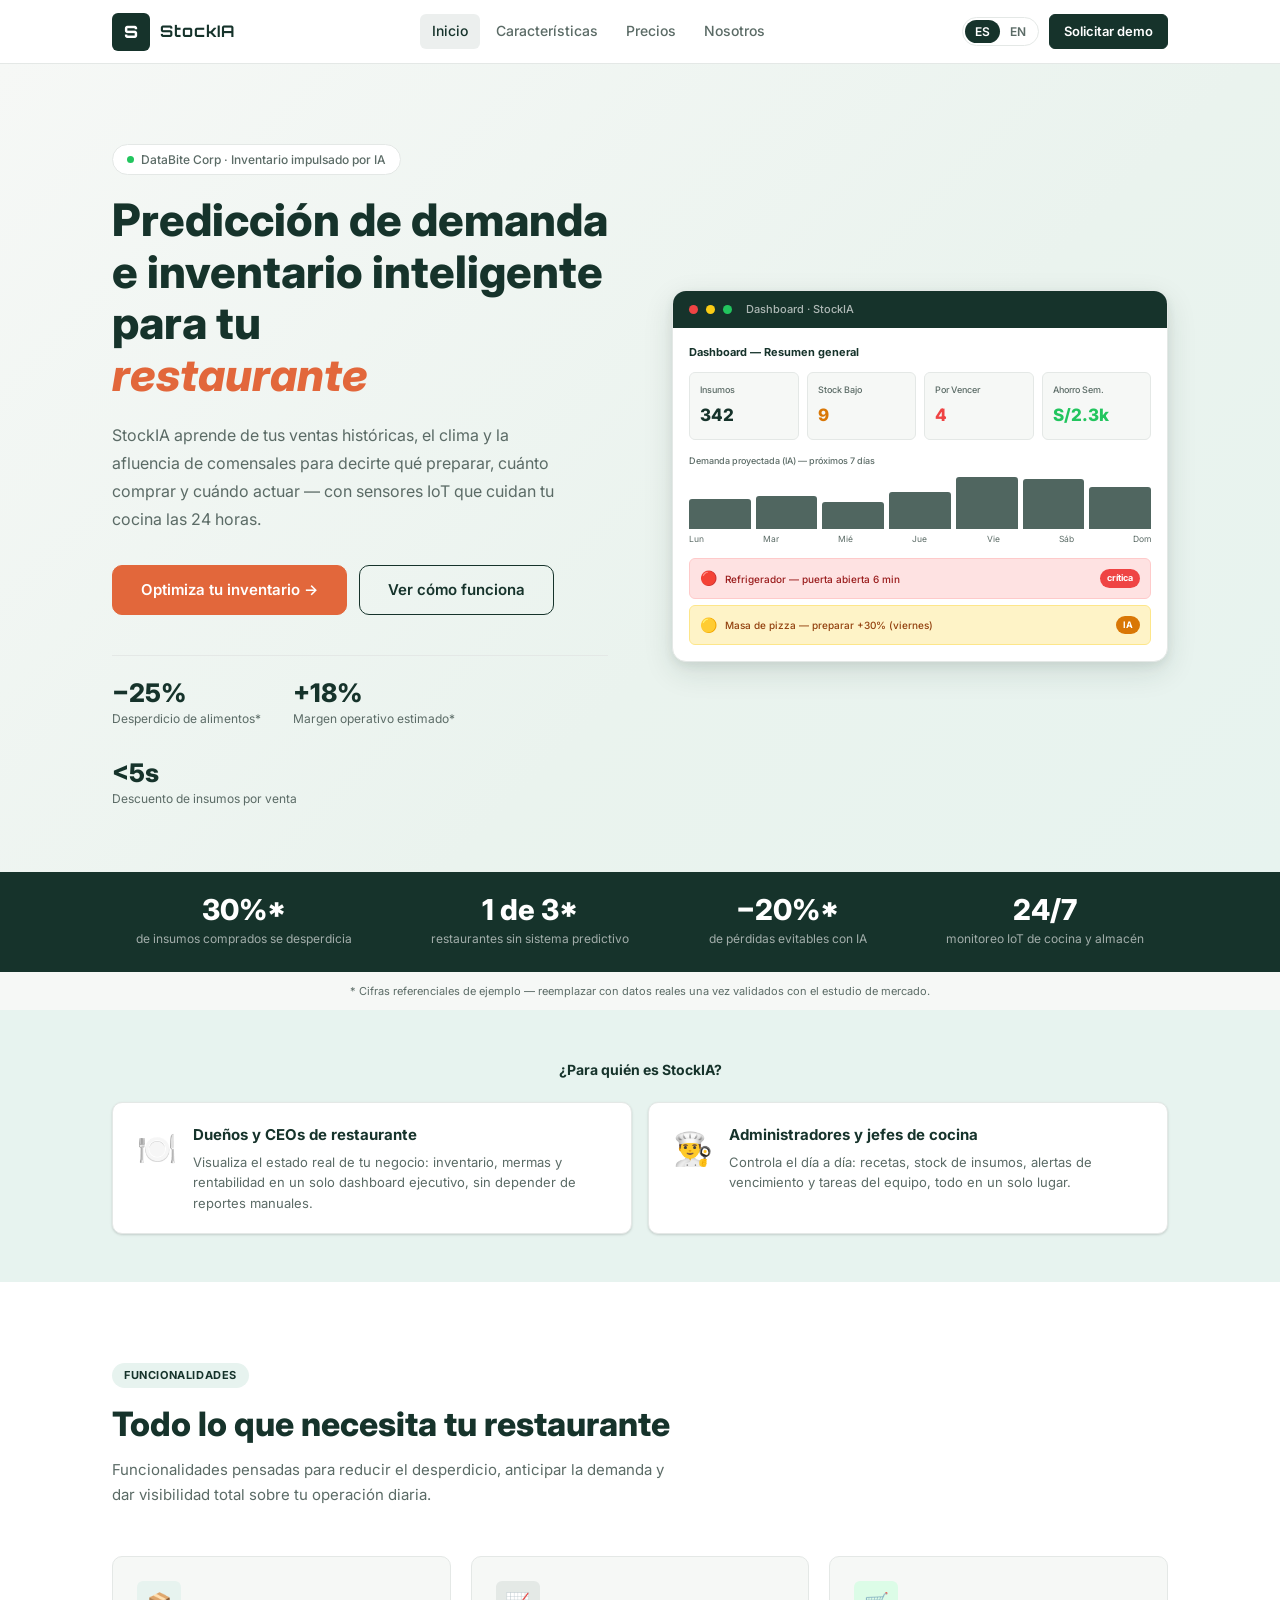
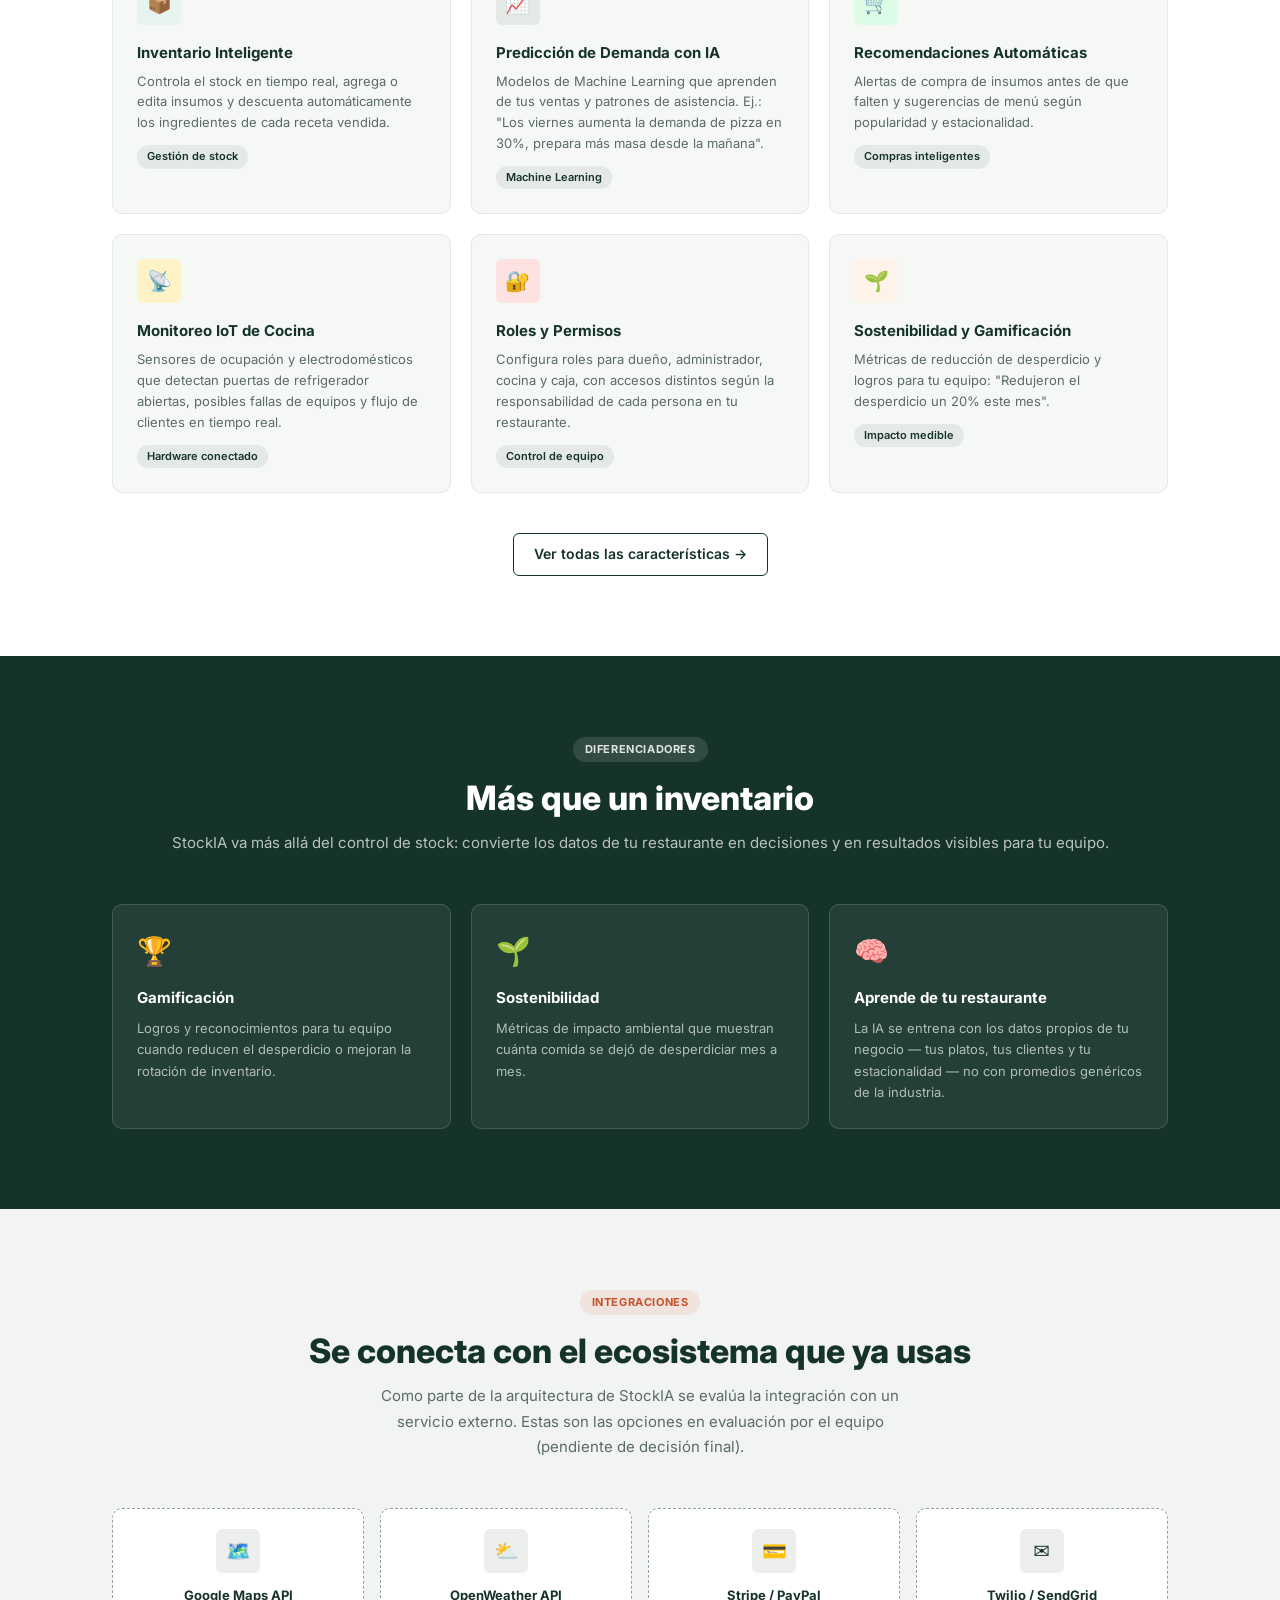
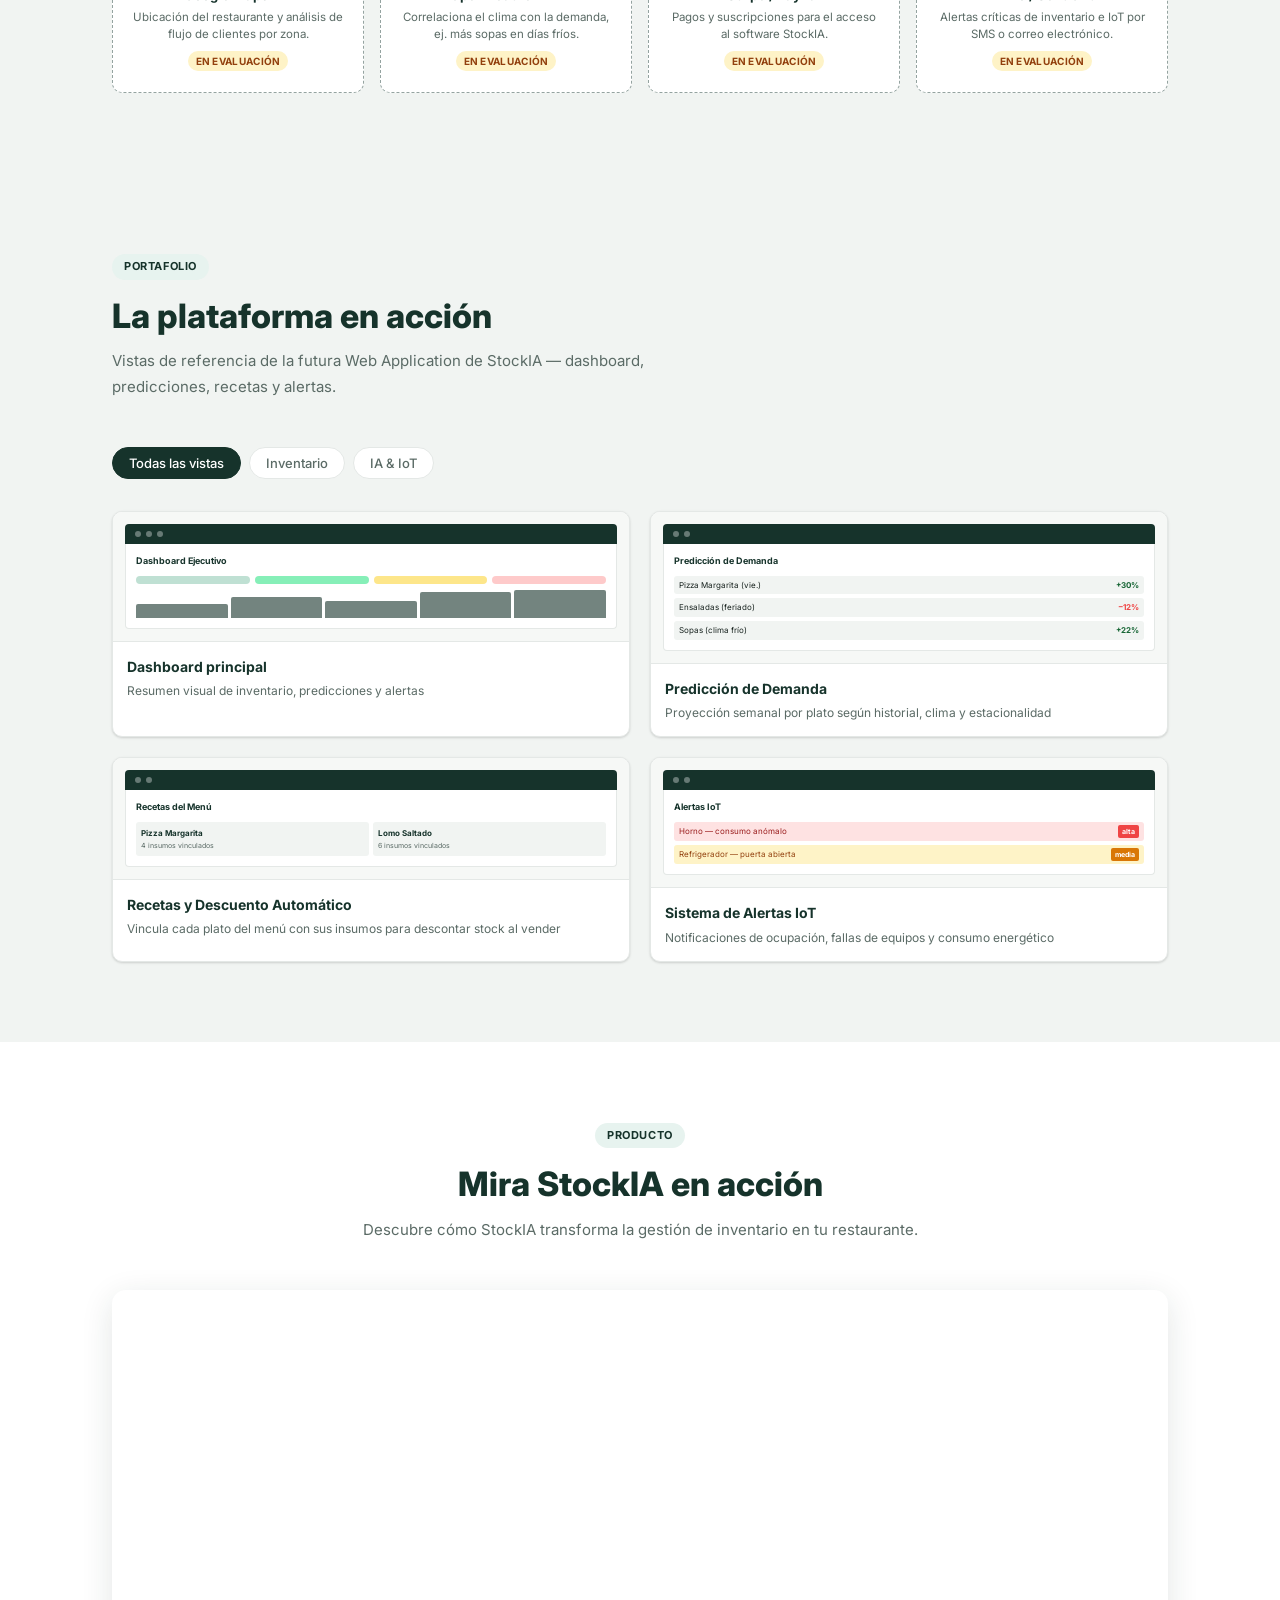
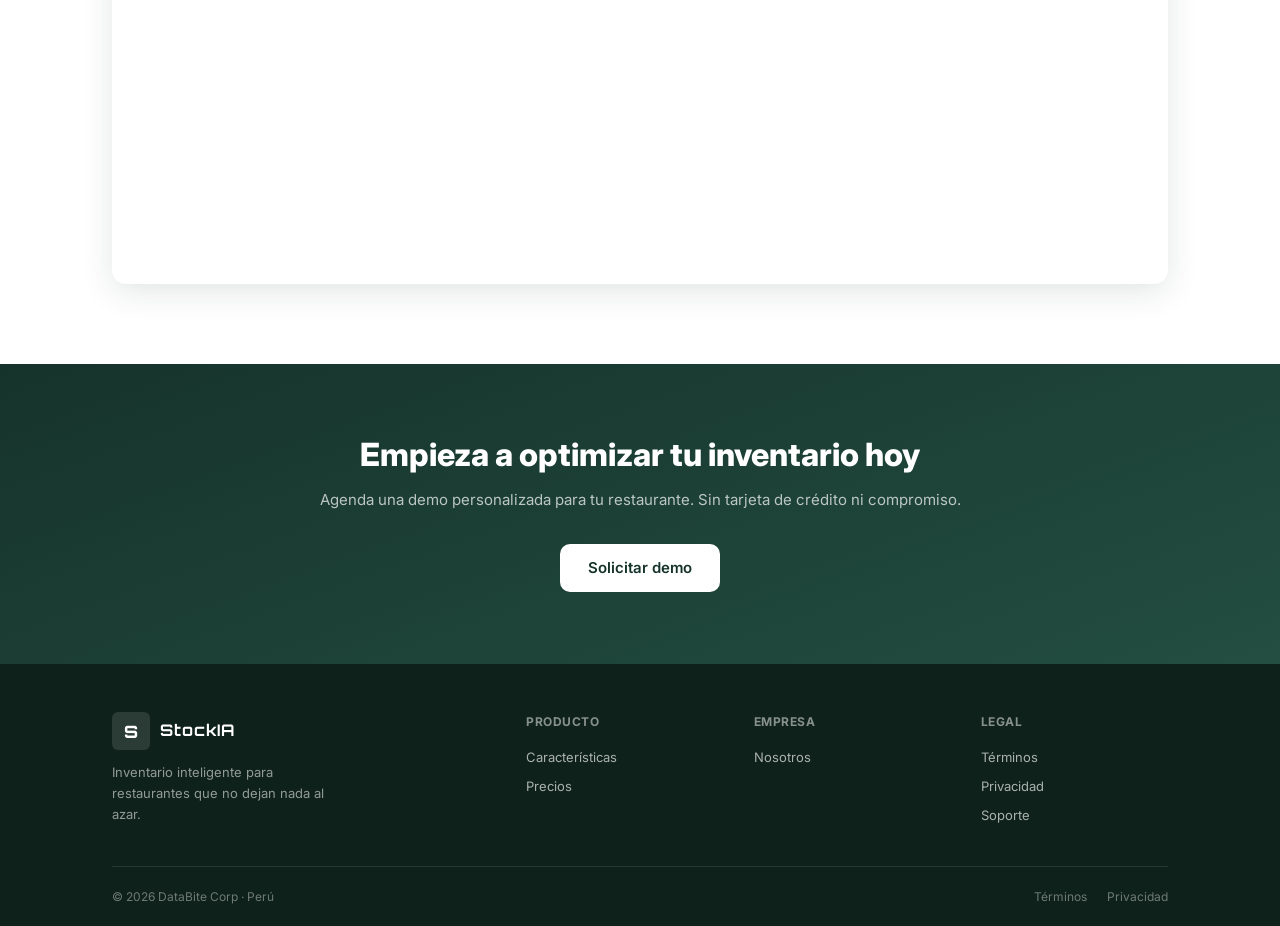
<file: index.html>
<!DOCTYPE html>
<html lang="es">
<head>
  <meta charset="UTF-8" />
  <meta name="viewport" content="width=device-width, initial-scale=1.0" />
  <title>StockIA — Inventario Inteligente para Restaurantes</title>
  <meta name="description" content="StockIA predice la demanda de tu restaurante con Inteligencia Artificial, controla tu inventario en tiempo real y monitorea tu cocina con sensores IoT." />
  <meta name="keywords" content="gestión de inventario, restaurantes, inteligencia artificial, machine learning, IoT, predicción de demanda, DataBite, StockIA, Perú" />
  <meta name="author" content="DataBite Corp" />
  <meta name="copyright" content="Copyright DataBite Corp 2026" />
  <link rel="stylesheet" href="css/styles.css" />
</head>
<body>

<!-- ══════════ NAVBAR ══════════ -->
<nav class="navbar">
  <div class="navbar-container">
    <a class="navbar-logo" href="index.html">
      <!-- PENDIENTE: reemplazar por <img src="assets/img/logo.png" ...> cuando exista el logo final -->
      <div class="logo-icon"><span>S</span></div>
      <span class="logo-name brand-font">StockIA</span>
    </a>
    <div class="navbar-links">
      <a href="index.html" data-i18n="nav.home">Inicio</a>
      <a href="features.html" data-i18n="nav.features">Características</a>
      <a href="pricing.html" data-i18n="nav.pricing">Precios</a>
      <a href="about.html" data-i18n="nav.about">Nosotros</a>
    </div>
    <div class="navbar-actions">
      <div class="lang-switcher">
        <button class="lang-btn active" data-lang="es">ES</button>
        <button class="lang-btn" data-lang="en">EN</button>
      </div>
      <a href="#" class="btn btn-primary btn-sm" data-i18n="nav.demo">Solicitar demo</a>
    </div>
  </div>
</nav>

<!-- ══════════ HERO ══════════ -->
<section class="hero">
  <div class="container">
    <div class="hero-grid">
      <div class="hero-copy">
        <div class="pill">
          <span class="pill-dot"></span>
          <span data-i18n="hero.badge">DataBite Corp · Inventario impulsado por IA</span>
        </div>
        <h1 class="hero-title">
          <span data-i18n="hero.title.line1">Predicción de demanda e inventario inteligente para tu</span><br>
          <em class="highlight" data-i18n="hero.title.highlight">restaurante</em>
        </h1>
        <p class="hero-desc" data-i18n="hero.desc">
          StockIA aprende de tus ventas históricas, el clima y la afluencia de comensales para decirte qué preparar, cuánto comprar y cuándo actuar — con sensores IoT que cuidan tu cocina las 24 horas.
        </p>
        <div class="hero-btns">
          <a href="#cta" class="btn btn-accent btn-lg" data-i18n="hero.cta.primary">Optimiza tu inventario →</a>
          <a href="features.html" class="btn btn-outline btn-lg" data-i18n="hero.cta.secondary">Ver cómo funciona</a>
        </div>
        <div class="hero-stats">
          <div class="hero-stat">
            <div class="stat-val" data-i18n="hero.stat1.val">−25%</div>
            <div class="stat-lbl" data-i18n="hero.stat1.lbl">Desperdicio de alimentos*</div>
          </div>
          <div class="hero-stat">
            <div class="stat-val" data-i18n="hero.stat2.val">+18%</div>
            <div class="stat-lbl" data-i18n="hero.stat2.lbl">Margen operativo estimado*</div>
          </div>
          <div class="hero-stat">
            <div class="stat-val" data-i18n="hero.stat3.val">&lt;5s</div>
            <div class="stat-lbl" data-i18n="hero.stat3.lbl">Descuento de insumos por venta</div>
          </div>
        </div>
      </div>

      <!-- Dashboard Mockup (contenido ilustrativo, no traducido, igual que en Qullqa) -->
      <div class="hero-visual">
        <div class="hv-topbar">
          <div class="hv-dot" style="background:#EF4444;"></div>
          <div class="hv-dot" style="background:#FACC15;"></div>
          <div class="hv-dot" style="background:#22C55E;"></div>
          <span class="hv-title">Dashboard · StockIA</span>
        </div>
        <div class="hv-body">
          <div class="hv-label">Dashboard — Resumen general</div>
          <div class="hv-cards">
            <div class="hv-card">
              <div class="hv-card-lbl">Insumos</div>
              <div class="hv-card-val">342</div>
            </div>
            <div class="hv-card">
              <div class="hv-card-lbl">Stock Bajo</div>
              <div class="hv-card-val warn">9</div>
            </div>
            <div class="hv-card">
              <div class="hv-card-lbl">Por Vencer</div>
              <div class="hv-card-val danger">4</div>
            </div>
            <div class="hv-card">
              <div class="hv-card-lbl">Ahorro Sem.</div>
              <div class="hv-card-val green">S/2.3k</div>
            </div>
          </div>
          <div class="hv-chart-lbl">Demanda proyectada (IA) — próximos 7 días</div>
          <div class="hv-bars">
            <div class="hv-bar" style="height:58%"></div>
            <div class="hv-bar" style="height:64%"></div>
            <div class="hv-bar" style="height:52%"></div>
            <div class="hv-bar" style="height:70%"></div>
            <div class="hv-bar" style="height:100%"></div>
            <div class="hv-bar" style="height:95%"></div>
            <div class="hv-bar" style="height:80%"></div>
          </div>
          <div class="hv-days">
            <span>Lun</span><span>Mar</span><span>Mié</span>
            <span>Jue</span><span>Vie</span><span>Sáb</span><span>Dom</span>
          </div>
          <div class="hv-alert">
            <span style="font-size:14px;">🔴</span>
            <span class="hv-alert-text">Refrigerador — puerta abierta 6 min</span>
            <span class="hv-alert-badge">crítica</span>
          </div>
          <div class="hv-alert-warn">
            <span style="font-size:14px;">🟡</span>
            <span class="hv-alert-text">Masa de pizza — preparar +30% (viernes)</span>
            <span class="hv-alert-badge">IA</span>
          </div>
        </div>
      </div>
    </div>
  </div>
</section>

<!-- ══════════ STATS BAR ══════════ -->
<div class="stats-bar">
  <div class="container">
    <div class="stats-bar-inner">
      <div class="stats-bar-item">
        <div class="stats-bar-val" data-i18n="stats.s1.val">30%*</div>
        <div class="stats-bar-lbl" data-i18n="stats.s1.lbl">de insumos comprados se desperdicia</div>
      </div>
      <div class="stats-bar-item">
        <div class="stats-bar-val" data-i18n="stats.s2.val">1 de 3*</div>
        <div class="stats-bar-lbl" data-i18n="stats.s2.lbl">restaurantes sin sistema predictivo</div>
      </div>
      <div class="stats-bar-item">
        <div class="stats-bar-val" data-i18n="stats.s3.val">−20%*</div>
        <div class="stats-bar-lbl" data-i18n="stats.s3.lbl">de pérdidas evitables con IA</div>
      </div>
      <div class="stats-bar-item">
        <div class="stats-bar-val" data-i18n="stats.s4.val">24/7</div>
        <div class="stats-bar-lbl" data-i18n="stats.s4.lbl">monitoreo IoT de cocina y almacén</div>
      </div>
    </div>
  </div>
</div>
<p class="stats-bar-note" data-i18n="stats.note">* Cifras referenciales de ejemplo — reemplazar con datos reales una vez validados con el estudio de mercado.</p>

<!-- ══════════ SEGMENTS ══════════ -->
<div class="segments">
  <div class="container">
    <p class="segments-label" data-i18n="seg.label">¿Para quién es StockIA?</p>
    <div class="segments-grid">
      <div class="seg-card">
        <div class="seg-icon">🍽️</div>
        <div>
          <div class="seg-name" data-i18n="seg.owner.name">Dueños y CEOs de restaurante</div>
          <div class="seg-desc" data-i18n="seg.owner.desc">Visualiza el estado real de tu negocio: inventario, mermas y rentabilidad en un solo dashboard ejecutivo, sin depender de reportes manuales.</div>
        </div>
      </div>
      <div class="seg-card">
        <div class="seg-icon">👨‍🍳</div>
        <div>
          <div class="seg-name" data-i18n="seg.manager.name">Administradores y jefes de cocina</div>
          <div class="seg-desc" data-i18n="seg.manager.desc">Controla el día a día: recetas, stock de insumos, alertas de vencimiento y tareas del equipo, todo en un solo lugar.</div>
        </div>
      </div>
    </div>
  </div>
</div>

<!-- ══════════ FEATURES ══════════ -->
<section class="features-section">
  <div class="container">
    <div class="section-header">
      <span class="section-tag" data-i18n="feat.tag">Funcionalidades</span>
      <h2 class="section-title" data-i18n="feat.title">Todo lo que necesita tu restaurante</h2>
      <p class="section-sub" data-i18n="feat.subtitle">Funcionalidades pensadas para reducir el desperdicio, anticipar la demanda y dar visibilidad total sobre tu operación diaria.</p>
    </div>
    <div class="features-grid">
      <div class="feat-card">
        <div class="feat-icon-wrap blue">📦</div>
        <div class="feat-name" data-i18n="feat.f1.name">Inventario Inteligente</div>
        <div class="feat-desc" data-i18n="feat.f1.desc">Controla el stock en tiempo real, agrega o edita insumos y descuenta automáticamente los ingredientes de cada receta vendida.</div>
        <span class="feat-tag" data-i18n="feat.f1.tag">Gestión de stock</span>
      </div>
      <div class="feat-card">
        <div class="feat-icon-wrap navy">📈</div>
        <div class="feat-name" data-i18n="feat.f2.name">Predicción de Demanda con IA</div>
        <div class="feat-desc" data-i18n="feat.f2.desc">Modelos de Machine Learning que aprenden de tus ventas y patrones de asistencia. Ej.: "Los viernes aumenta la demanda de pizza en 30%, prepara más masa desde la mañana".</div>
        <span class="feat-tag" data-i18n="feat.f2.tag">Machine Learning</span>
      </div>
      <div class="feat-card">
        <div class="feat-icon-wrap green">🛒</div>
        <div class="feat-name" data-i18n="feat.f3.name">Recomendaciones Automáticas</div>
        <div class="feat-desc" data-i18n="feat.f3.desc">Alertas de compra de insumos antes de que falten y sugerencias de menú según popularidad y estacionalidad.</div>
        <span class="feat-tag" data-i18n="feat.f3.tag">Compras inteligentes</span>
      </div>
      <div class="feat-card">
        <div class="feat-icon-wrap yellow">📡</div>
        <div class="feat-name" data-i18n="feat.f4.name">Monitoreo IoT de Cocina</div>
        <div class="feat-desc" data-i18n="feat.f4.desc">Sensores de ocupación y electrodomésticos que detectan puertas de refrigerador abiertas, posibles fallas de equipos y flujo de clientes en tiempo real.</div>
        <span class="feat-tag" data-i18n="feat.f4.tag">Hardware conectado</span>
      </div>
      <div class="feat-card">
        <div class="feat-icon-wrap red">🔐</div>
        <div class="feat-name" data-i18n="feat.f5.name">Roles y Permisos</div>
        <div class="feat-desc" data-i18n="feat.f5.desc">Configura roles para dueño, administrador, cocina y caja, con accesos distintos según la responsabilidad de cada persona en tu restaurante.</div>
        <span class="feat-tag" data-i18n="feat.f5.tag">Control de equipo</span>
      </div>
      <div class="feat-card">
        <div class="feat-icon-wrap cream">🌱</div>
        <div class="feat-name" data-i18n="feat.f6.name">Sostenibilidad y Gamificación</div>
        <div class="feat-desc" data-i18n="feat.f6.desc">Métricas de reducción de desperdicio y logros para tu equipo: "Redujeron el desperdicio un 20% este mes".</div>
        <span class="feat-tag" data-i18n="feat.f6.tag">Impacto medible</span>
      </div>
    </div>
    <div style="text-align:center; margin-top:2.5rem;">
      <a href="features.html" class="btn btn-outline" data-i18n="feat.viewall">Ver todas las características →</a>
    </div>
  </div>
</section>

<!-- ══════════ DIFERENCIADORES ══════════ -->
<section class="diff-section">
  <div class="container">
    <div class="section-header center">
      <span class="section-tag white" data-i18n="diff.tag">Diferenciadores</span>
      <h2 class="section-title white" data-i18n="diff.title">Más que un inventario</h2>
      <p class="section-sub white" style="margin-inline:auto;" data-i18n="diff.subtitle">StockIA va más allá del control de stock: convierte los datos de tu restaurante en decisiones y en resultados visibles para tu equipo.</p>
    </div>
    <div class="diff-grid">
      <div class="diff-card">
        <div class="diff-icon">🏆</div>
        <div class="diff-title" data-i18n="diff.d1.title">Gamificación</div>
        <div class="diff-text" data-i18n="diff.d1.text">Logros y reconocimientos para tu equipo cuando reducen el desperdicio o mejoran la rotación de inventario.</div>
      </div>
      <div class="diff-card">
        <div class="diff-icon">🌱</div>
        <div class="diff-title" data-i18n="diff.d2.title">Sostenibilidad</div>
        <div class="diff-text" data-i18n="diff.d2.text">Métricas de impacto ambiental que muestran cuánta comida se dejó de desperdiciar mes a mes.</div>
      </div>
      <div class="diff-card">
        <div class="diff-icon">🧠</div>
        <div class="diff-title" data-i18n="diff.d3.title">Aprende de tu restaurante</div>
        <div class="diff-text" data-i18n="diff.d3.text">La IA se entrena con los datos propios de tu negocio — tus platos, tus clientes y tu estacionalidad — no con promedios genéricos de la industria.</div>
      </div>
    </div>
  </div>
</section>

<!-- ══════════ INTEGRACIONES ══════════ -->
<section class="integrations-section">
  <div class="container">
    <div class="section-header center">
      <span class="section-tag accent" data-i18n="integ.tag">Integraciones</span>
      <h2 class="section-title" data-i18n="integ.title">Se conecta con el ecosistema que ya usas</h2>
      <p class="section-sub" style="margin-inline:auto;" data-i18n="integ.subtitle">Como parte de la arquitectura de StockIA se evalúa la integración con un servicio externo. Estas son las opciones en evaluación por el equipo (pendiente de decisión final).</p>
    </div>
    <div class="integrations-grid">
      <div class="integration-card">
        <div class="integration-logo">🗺️</div>
        <div class="integration-name" data-i18n="integ.i1.name">Google Maps API</div>
        <div class="integration-desc" data-i18n="integ.i1.desc">Ubicación del restaurante y análisis de flujo de clientes por zona.</div>
        <span class="integration-status" data-i18n="integ.status">En evaluación</span>
      </div>
      <div class="integration-card">
        <div class="integration-logo">⛅</div>
        <div class="integration-name" data-i18n="integ.i2.name">OpenWeather API</div>
        <div class="integration-desc" data-i18n="integ.i2.desc">Correlaciona el clima con la demanda, ej. más sopas en días fríos.</div>
        <span class="integration-status" data-i18n="integ.status">En evaluación</span>
      </div>
      <div class="integration-card">
        <div class="integration-logo">💳</div>
        <div class="integration-name" data-i18n="integ.i3.name">Stripe / PayPal</div>
        <div class="integration-desc" data-i18n="integ.i3.desc">Pagos y suscripciones para el acceso al software StockIA.</div>
        <span class="integration-status" data-i18n="integ.status">En evaluación</span>
      </div>
      <div class="integration-card">
        <div class="integration-logo">✉️</div>
        <div class="integration-name" data-i18n="integ.i4.name">Twilio / SendGrid</div>
        <div class="integration-desc" data-i18n="integ.i4.desc">Alertas críticas de inventario e IoT por SMS o correo electrónico.</div>
        <span class="integration-status" data-i18n="integ.status">En evaluación</span>
      </div>
    </div>
  </div>
</section>

<!-- ══════════ PORTFOLIO ══════════ -->
<section class="portfolio-section">
  <div class="container">
    <div class="section-header">
      <span class="section-tag" data-i18n="port.tag">Portafolio</span>
      <h2 class="section-title" data-i18n="port.title">La plataforma en acción</h2>
      <p class="section-sub" data-i18n="port.subtitle">Vistas de referencia de la futura Web Application de StockIA — dashboard, predicciones, recetas y alertas.</p>
    </div>
    <div class="port-tabs">
      <button class="port-tab active" data-i18n="port.tab1">Todas las vistas</button>
      <button class="port-tab" data-i18n="port.tab2">Inventario</button>
      <button class="port-tab" data-i18n="port.tab3">IA &amp; IoT</button>
    </div>
    <div class="port-grid">
      <div class="port-item">
        <div class="port-screen">
          <div class="port-mini-bar">
            <div class="port-mini-dot"></div><div class="port-mini-dot"></div><div class="port-mini-dot"></div>
          </div>
          <div class="port-mini-body">
            <div class="port-mini-title">Dashboard Ejecutivo</div>
            <div class="port-mini-row">
              <div class="port-mini-cell filled"></div>
              <div class="port-mini-cell green"></div>
              <div class="port-mini-cell warn"></div>
              <div class="port-mini-cell red"></div>
            </div>
            <div style="display:flex;align-items:flex-end;gap:3px;height:28px;margin-top:6px;">
              <div style="flex:1;background:var(--primary);border-radius:2px 2px 0 0;height:50%;opacity:.6;"></div>
              <div style="flex:1;background:var(--primary);border-radius:2px 2px 0 0;height:75%;opacity:.6;"></div>
              <div style="flex:1;background:var(--primary);border-radius:2px 2px 0 0;height:60%;opacity:.6;"></div>
              <div style="flex:1;background:var(--primary);border-radius:2px 2px 0 0;height:90%;opacity:.6;"></div>
              <div style="flex:1;background:var(--primary);border-radius:2px 2px 0 0;height:100%;opacity:.6;"></div>
            </div>
          </div>
        </div>
        <div class="port-info">
          <div class="port-info-name" data-i18n="port.p1.name">Dashboard principal</div>
          <div class="port-info-desc" data-i18n="port.p1.desc">Resumen visual de inventario, predicciones y alertas</div>
        </div>
      </div>
      <div class="port-item">
        <div class="port-screen">
          <div class="port-mini-bar">
            <div class="port-mini-dot"></div><div class="port-mini-dot"></div>
          </div>
          <div class="port-mini-body">
            <div class="port-mini-title">Predicción de Demanda</div>
            <div style="display:flex;flex-direction:column;gap:4px;">
              <div style="display:flex;justify-content:space-between;padding:3px 5px;background:var(--gray-100);border-radius:3px;">
                <span style="font-size:8px;">Pizza Margarita (vie.)</span>
                <span style="font-size:8px;color:#166534;font-weight:700;">+30%</span>
              </div>
              <div style="display:flex;justify-content:space-between;padding:3px 5px;background:var(--gray-100);border-radius:3px;">
                <span style="font-size:8px;">Ensaladas (feriado)</span>
                <span style="font-size:8px;color:var(--danger);font-weight:700;">−12%</span>
              </div>
              <div style="display:flex;justify-content:space-between;padding:3px 5px;background:var(--gray-100);border-radius:3px;">
                <span style="font-size:8px;">Sopas (clima frío)</span>
                <span style="font-size:8px;color:#166534;font-weight:700;">+22%</span>
              </div>
            </div>
          </div>
        </div>
        <div class="port-info">
          <div class="port-info-name" data-i18n="port.p2.name">Predicción de Demanda</div>
          <div class="port-info-desc" data-i18n="port.p2.desc">Proyección semanal por plato según historial, clima y estacionalidad</div>
        </div>
      </div>
      <div class="port-item">
        <div class="port-screen">
          <div class="port-mini-bar">
            <div class="port-mini-dot"></div><div class="port-mini-dot"></div>
          </div>
          <div class="port-mini-body">
            <div class="port-mini-title">Recetas del Menú</div>
            <div style="display:grid;grid-template-columns:1fr 1fr;gap:4px;">
              <div style="padding:5px;background:var(--gray-100);border-radius:3px;">
                <div style="font-size:8px;font-weight:700;color:var(--primary);">Pizza Margarita</div>
                <div style="font-size:7px;color:var(--text-muted);">4 insumos vinculados</div>
              </div>
              <div style="padding:5px;background:var(--gray-100);border-radius:3px;">
                <div style="font-size:8px;font-weight:700;color:var(--primary);">Lomo Saltado</div>
                <div style="font-size:7px;color:var(--text-muted);">6 insumos vinculados</div>
              </div>
            </div>
          </div>
        </div>
        <div class="port-info">
          <div class="port-info-name" data-i18n="port.p3.name">Recetas y Descuento Automático</div>
          <div class="port-info-desc" data-i18n="port.p3.desc">Vincula cada plato del menú con sus insumos para descontar stock al vender</div>
        </div>
      </div>
      <div class="port-item">
        <div class="port-screen">
          <div class="port-mini-bar">
            <div class="port-mini-dot"></div><div class="port-mini-dot"></div>
          </div>
          <div class="port-mini-body">
            <div class="port-mini-title">Alertas IoT</div>
            <div style="display:flex;flex-direction:column;gap:4px;">
              <div style="display:flex;justify-content:space-between;padding:3px 5px;background:var(--danger-light);border-radius:3px;">
                <span style="font-size:8px;color:#991B1B;">Horno — consumo anómalo</span>
                <span style="font-size:7px;font-weight:700;background:var(--danger);color:white;padding:1px 4px;border-radius:2px;">alta</span>
              </div>
              <div style="display:flex;justify-content:space-between;padding:3px 5px;background:var(--warning-light);border-radius:3px;">
                <span style="font-size:8px;color:#92400E;">Refrigerador — puerta abierta</span>
                <span style="font-size:7px;font-weight:700;background:#D97706;color:white;padding:1px 4px;border-radius:2px;">media</span>
              </div>
            </div>
          </div>
        </div>
        <div class="port-info">
          <div class="port-info-name" data-i18n="port.p4.name">Sistema de Alertas IoT</div>
          <div class="port-info-desc" data-i18n="port.p4.desc">Notificaciones de ocupación, fallas de equipos y consumo energético</div>
        </div>
      </div>
    </div>
  </div>
</section>

<!-- ══════════ VIDEO ABOUT THE PRODUCT ══════════ -->
<section class="video-section">
  <div class="container">
    <div class="section-header center">
      <span class="section-tag" data-i18n="vid.tag">Producto</span>
      <h2 class="section-title" data-i18n="vid.title">Mira StockIA en acción</h2>
      <p class="section-sub" style="margin-inline:auto;" data-i18n="vid.sub">Descubre cómo StockIA transforma la gestión de inventario en tu restaurante.</p>
    </div>
    <div class="video-wrapper">
      <iframe src="https://www.youtube.com/embed/8tClYqynW58" title="StockIA — About the Product"
        frameborder="0" allow="accelerometer; autoplay; clipboard-write; encrypted-media; gyroscope; picture-in-picture; web-share"
        referrerpolicy="strict-origin-when-cross-origin" allowfullscreen></iframe>
    </div>
  </div>
</section>

<!-- ══════════ CTA BANNER ══════════ -->
<section class="cta-banner" id="cta">
  <div class="container">
    <h2 class="section-title" data-i18n="cta.title">Empieza a optimizar tu inventario hoy</h2>
    <p class="section-sub white" data-i18n="cta.sub">Agenda una demo personalizada para tu restaurante. Sin tarjeta de crédito ni compromiso.</p>
    <div class="cta-banner-btns">
      <a href="about.html#contacto" class="btn btn-lg" style="background:white;color:var(--primary);border-color:white;" data-i18n="cta.btn1">Solicitar demo</a>
    </div>
  </div>
</section>

<!-- ══════════ FOOTER ══════════ -->
<footer class="footer">
  <div class="container">
    <div class="footer-grid">
      <div class="footer-brand">
        <a class="navbar-logo" href="index.html">
          <div class="logo-icon"><span>S</span></div>
          <span class="logo-name brand-font">StockIA</span>
        </a>
        <p class="footer-tagline" data-i18n="ft.tagline">Inventario inteligente para restaurantes que no dejan nada al azar.</p>
      </div>
      <div>
        <div class="footer-col-title" data-i18n="ft.product">Producto</div>
        <div class="footer-links-list">
          <a href="features.html" data-i18n="nav.features">Características</a>
          <a href="pricing.html" data-i18n="nav.pricing">Precios</a>
        </div>
      </div>
      <div>
        <div class="footer-col-title" data-i18n="ft.company">Empresa</div>
        <div class="footer-links-list">
          <a href="about.html" data-i18n="nav.about">Nosotros</a>
        </div>
      </div>
      <div>
        <div class="footer-col-title" data-i18n="ft.legal">Legal</div>
        <div class="footer-links-list">
          <a href="#" data-i18n="ft.terms">Términos</a>
          <a href="#" data-i18n="ft.privacy">Privacidad</a>
          <a href="#" data-i18n="ft.support">Soporte</a>
        </div>
      </div>
    </div>
    <div class="footer-bottom">
      <span class="footer-copy" data-i18n="ft.copy">© 2026 DataBite Corp · Perú</span>
      <div class="footer-legal">
        <a href="#" data-i18n="ft.terms">Términos</a>
        <a href="#" data-i18n="ft.privacy">Privacidad</a>
      </div>
    </div>
  </div>
</footer>

<script src="js/i18n.js"></script>
<script src="js/main.js"></script>
</body>
</html>
</file>
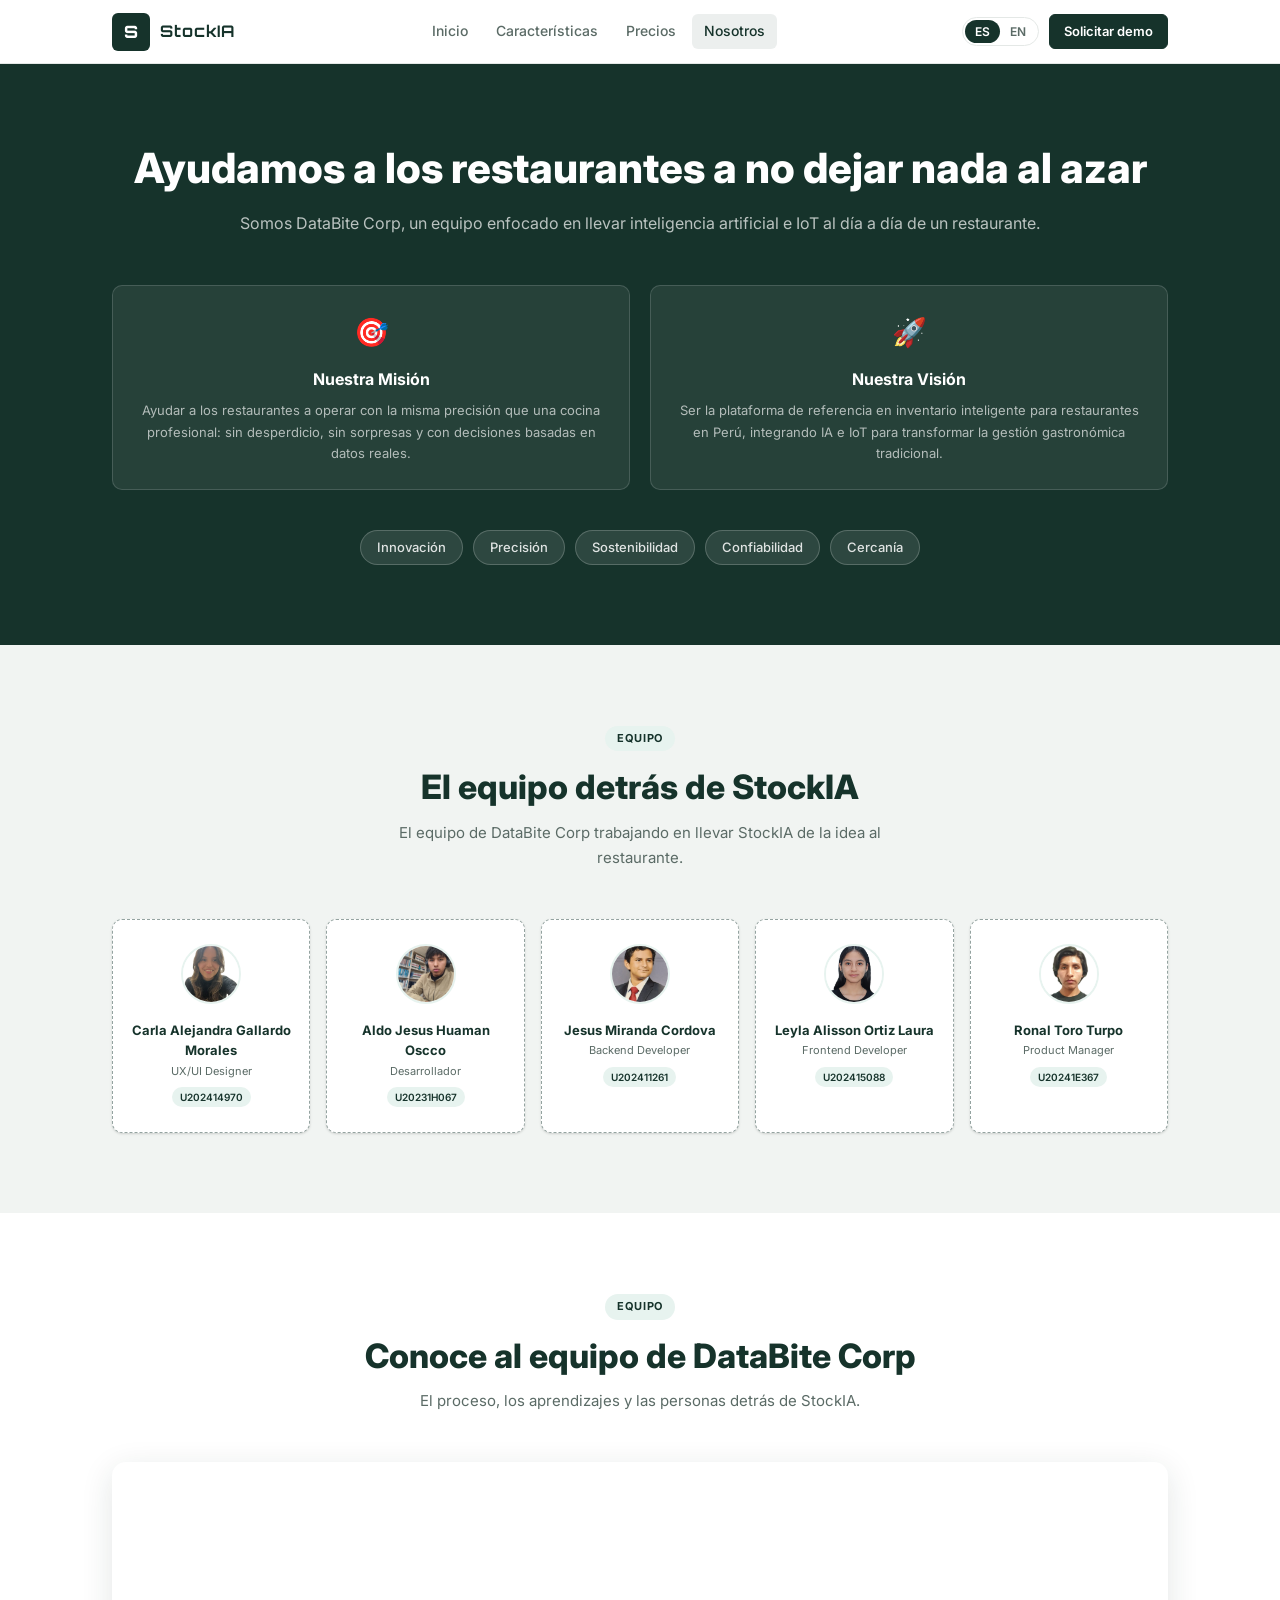
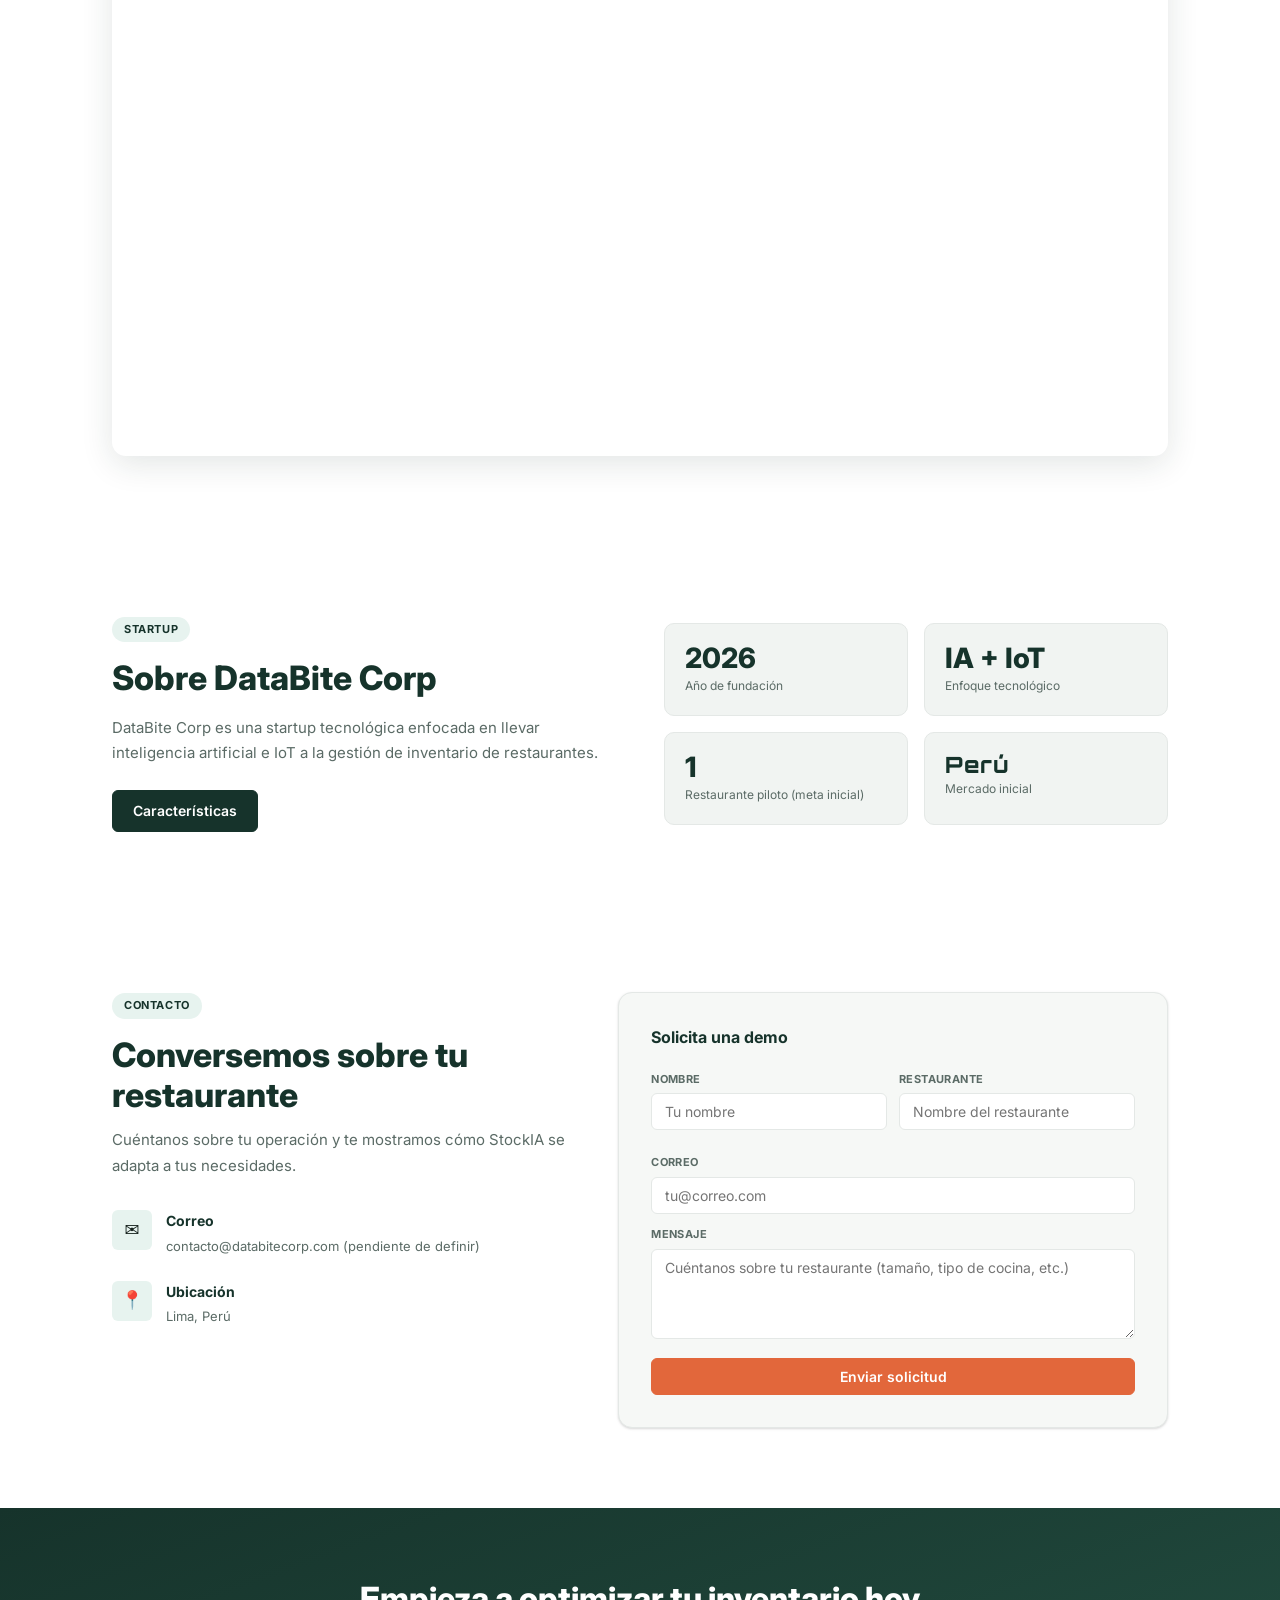
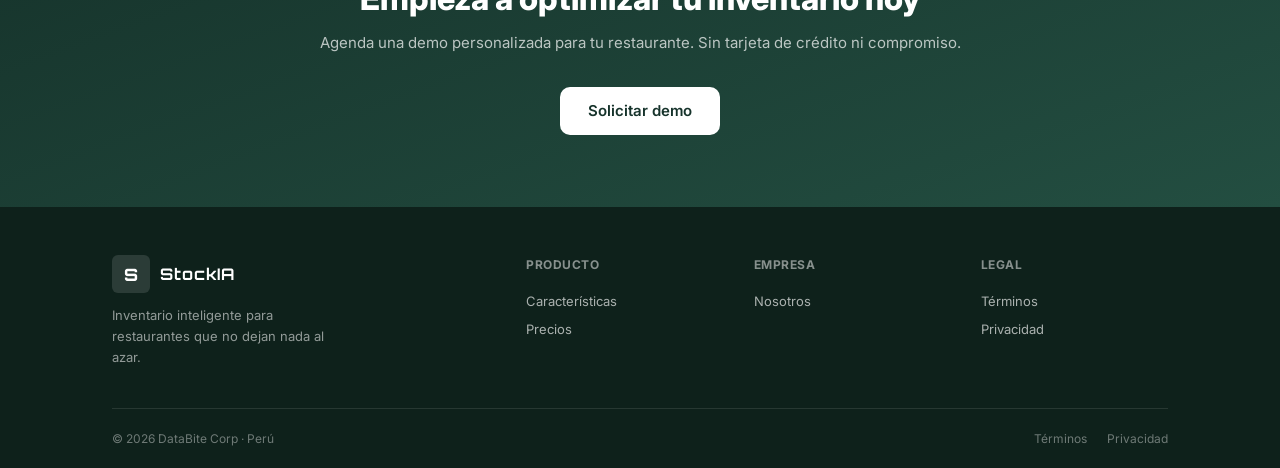
<file: about.html>
<!DOCTYPE html>
<html lang="es">
<head>
  <meta charset="UTF-8" />
  <meta name="viewport" content="width=device-width, initial-scale=1.0" />
  <title>Nosotros — StockIA</title>
  <meta name="description" content="Somos DataBite Corp, el equipo detrás de StockIA, inventario inteligente para restaurantes." />
  <link rel="stylesheet" href="css/styles.css" />
</head>
<body>

<!-- ══════════ NAVBAR ══════════ -->
<nav class="navbar">
  <div class="navbar-container">
    <a class="navbar-logo" href="index.html">
      <div class="logo-icon"><span>S</span></div>
      <span class="logo-name brand-font">StockIA</span>
    </a>
    <div class="navbar-links">
      <a href="index.html" data-i18n="nav.home">Inicio</a>
      <a href="features.html" data-i18n="nav.features">Características</a>
      <a href="pricing.html" data-i18n="nav.pricing">Precios</a>
      <a href="about.html" class="active" data-i18n="nav.about">Nosotros</a>
    </div>
    <div class="navbar-actions">
      <div class="lang-switcher">
        <button class="lang-btn active" data-lang="es">ES</button>
        <button class="lang-btn" data-lang="en">EN</button>
      </div>
      <a href="#" class="btn btn-primary btn-sm" data-i18n="nav.demo">Solicitar demo</a>
    </div>
  </div>
</nav>

<!-- ══════════ ABOUT HERO ══════════ -->
<section class="about-hero">
  <div class="container">
    <h1 class="section-title white" data-i18n="ab.hero.title">
      Ayudamos a los restaurantes a no dejar nada al azar
    </h1>
    <p class="section-sub white" data-i18n="ab.hero.sub">
      Somos DataBite Corp, un equipo enfocado en llevar inteligencia artificial e IoT al día a día de un restaurante.
    </p>
    <!-- Mission & Vision inside hero -->
    <div class="mission-grid" style="margin-top:3rem;">
      <div class="mission-card">
        <div class="mission-card-icon">🎯</div>
        <div class="mission-card-title" data-i18n="ab.m1.title">Nuestra Misión</div>
        <div class="mission-card-text" data-i18n="ab.m1.text">Ayudar a los restaurantes a operar con la misma precisión que una cocina profesional: sin desperdicio, sin sorpresas y con decisiones basadas en datos reales.</div>
      </div>
      <div class="mission-card">
        <div class="mission-card-icon">🚀</div>
        <div class="mission-card-title" data-i18n="ab.m2.title">Nuestra Visión</div>
        <div class="mission-card-text" data-i18n="ab.m2.text">Ser la plataforma de referencia en inventario inteligente para restaurantes en Perú, integrando IA e IoT para transformar la gestión gastronómica tradicional.</div>
      </div>
    </div>
    <!-- Values -->
    <div class="values-row">
      <span class="value-chip" data-i18n="ab.val1">Innovación</span>
      <span class="value-chip" data-i18n="ab.val2">Precisión</span>
      <span class="value-chip" data-i18n="ab.val3">Sostenibilidad</span>
      <span class="value-chip" data-i18n="ab.val4">Confiabilidad</span>
      <span class="value-chip" data-i18n="ab.val5">Cercanía</span>
    </div>
  </div>
</section>

<!-- ══════════ TEAM ══════════ -->
<section class="team-section">
  <div class="container">
    <div class="section-header center">
      <span class="section-tag" data-i18n="ab.team.tag">Equipo</span>
      <h2 class="section-title" data-i18n="ab.team.title">El equipo detrás de StockIA</h2>
      <p class="section-sub" data-i18n="ab.team.sub">El equipo de DataBite Corp trabajando en llevar StockIA de la idea al restaurante.</p>
    </div>
    <div class="team-grid">

      <div class="team-card">
        <img src="assets/img/members-profile/carla-gallardo.png" alt="Carla Alejandra Gallardo Morales" class="team-avatar">
        <div class="team-name">Carla Alejandra Gallardo Morales</div>
        <div class="team-role" data-i18n="ab.t1.role">UX/UI Designer</div>
        <span class="team-badge">U202414970</span>
      </div>

      <div class="team-card">
        <img src="assets/img/members-profile/aldo-huaman.jpeg" alt="Aldo Jesus Huaman Oscco" class="team-avatar">
        <div class="team-name">Aldo Jesus Huaman Oscco</div>
        <div class="team-role" data-i18n="ab.t2.role">Desarrollador</div>
        <span class="team-badge">U20231H067</span>
      </div>

            <div class="team-card">
        <img src="assets/img/members-profile/Jesus-miranda.jpeg" alt="Jesus Miranda Cordova" class="team-avatar">
        <div class="team-name">Jesus Miranda Cordova</div>
        <div class="team-role" data-i18n="ab.t3.role">Backend Developer</div>
        <span class="team-badge">U202411261</span>
      </div>

      <div class="team-card">
        <img src="assets/img/members-profile/leyla-ortiz.JPG" alt="Leyla Alisson Ortiz Laura" class="team-avatar">
        <div class="team-name">Leyla Alisson Ortiz Laura</div>
        <div class="team-role" data-i18n="ab.t4.role">Frontend Developer</div>
        <span class="team-badge">U202415088</span>
      </div>

      <div class="team-card">
        <img src="assets/img/members-profile/ronal-toro.png" alt="Ronal Toro Turpo" class="team-avatar">
        <div class="team-name">Ronal Toro Turpo</div>
        <div class="team-role" data-i18n="ab.t5.role">Product Manager</div>
        <span class="team-badge">U20241E367</span>
      </div>

    </div>
  </div>
</section>

<!-- ══════════ VIDEO ABOUT THE TEAM ══════════ -->
<section class="video-section">
  <div class="container">
    <div class="section-header center">
      <span class="section-tag" data-i18n="ab.vid.tag">Equipo</span>
      <h2 class="section-title" data-i18n="ab.vid.title">Conoce al equipo de DataBite Corp</h2>
      <p class="section-sub" style="margin-inline:auto;" data-i18n="ab.vid.sub">El proceso, los aprendizajes y las personas detrás de StockIA.</p>
    </div>
    <div class="video-wrapper">
      <iframe src="https://www.youtube.com/embed/RSSeDlps6t4" title="DataBite Corp — About the Team"
        frameborder="0" allow="accelerometer; autoplay; clipboard-write; encrypted-media; gyroscope; picture-in-picture; web-share"
        referrerpolicy="strict-origin-when-cross-origin" allowfullscreen></iframe>
    </div>
  </div>
</section>

<!-- ══════════ ABOUT STARTUP ══════════ -->
<section class="startup-section">
  <div class="container">
    <div class="startup-grid">
      <div class="startup-text">
        <span class="section-tag" data-i18n="ab.s.tag">Startup</span>
        <h2 class="section-title" data-i18n="ab.s.title">Sobre DataBite Corp</h2>
        <p class="section-sub" data-i18n="ab.s.sub">DataBite Corp es una startup tecnológica enfocada en llevar inteligencia artificial e IoT a la gestión de inventario de restaurantes.</p>
        <div style="margin-top:1.5rem;">
          <a href="features.html" class="btn btn-primary" data-i18n="nav.features">Características</a>
        </div>
      </div>
      <div class="startup-stats">
        <div class="startup-stat">
          <div class="startup-stat-val" data-i18n="ab.s.s1.val">2026</div>
          <div class="startup-stat-lbl" data-i18n="ab.s.s1.lbl">Año de fundación</div>
        </div>
        <div class="startup-stat">
          <div class="startup-stat-val" data-i18n="ab.s.s2.val">IA + IoT</div>
          <div class="startup-stat-lbl" data-i18n="ab.s.s2.lbl">Enfoque tecnológico</div>
        </div>
        <div class="startup-stat">
          <div class="startup-stat-val" data-i18n="ab.s.s3.val">1</div>
          <div class="startup-stat-lbl" data-i18n="ab.s.s3.lbl">Restaurante piloto (meta inicial)</div>
        </div>
        <div class="startup-stat">
          <div class="startup-stat-val brand-font" style="font-size:1.4rem;" data-i18n="ab.s.s4.val">Perú</div>
          <div class="startup-stat-lbl" data-i18n="ab.s.s4.lbl">Mercado inicial</div>
        </div>
      </div>
    </div>
  </div>
</section>

<!-- ══════════ CONTACTO ══════════ -->
<section class="contact-section" id="contacto">
  <div class="container">
    <div class="contact-grid">
      <div>
        <span class="section-tag" data-i18n="ct.tag">Contacto</span>
        <h2 class="section-title" data-i18n="ct.title">Conversemos sobre tu restaurante</h2>
        <p class="section-sub mb-8" data-i18n="ct.sub">Cuéntanos sobre tu operación y te mostramos cómo StockIA se adapta a tus necesidades.</p>
        <div class="contact-item">
          <div class="contact-icon-wrap">✉️</div>
          <div>
            <div class="contact-item-title" data-i18n="ct.mail.title">Correo</div>
            <div class="contact-item-val" data-i18n="ct.mail.val">contacto@databitecorp.com (pendiente de definir)</div>
          </div>
        </div>
        <div class="contact-item">
          <div class="contact-icon-wrap">📍</div>
          <div>
            <div class="contact-item-title" data-i18n="ct.loc.title">Ubicación</div>
            <div class="contact-item-val" data-i18n="ct.loc.val">Lima, Perú</div>
          </div>
        </div>
      </div>
      <div class="contact-form">
        <div class="form-title" data-i18n="ct.form.title">Solicita una demo</div>
        <form id="contactForm">
          <div class="form-row">
            <div class="form-group">
              <label class="form-label" data-i18n="ct.form.name">Nombre</label>
              <input class="form-input" type="text" data-i18n="ct.form.ph.name" placeholder="Tu nombre" required>
            </div>
            <div class="form-group">
              <label class="form-label" data-i18n="ct.form.business">Restaurante</label>
              <input class="form-input" type="text" data-i18n="ct.form.ph.business" placeholder="Nombre del restaurante">
            </div>
          </div>
          <div class="form-group">
            <label class="form-label" data-i18n="ct.form.email">Correo</label>
            <input class="form-input" type="email" data-i18n="ct.form.ph.email" placeholder="tu@correo.com" required>
          </div>
          <div class="form-group">
            <label class="form-label" data-i18n="ct.form.msg">Mensaje</label>
            <textarea class="form-textarea" data-i18n="ct.form.ph.msg" placeholder="Cuéntanos sobre tu restaurante (tamaño, tipo de cocina, etc.)"></textarea>
          </div>
          <button type="submit" class="btn btn-accent btn-full" data-i18n="ct.form.submit">Enviar solicitud</button>
        </form>
      </div>
    </div>
  </div>
</section>

<!-- ══════════ CTA BANNER ══════════ -->
<section class="cta-banner">
  <div class="container">
    <h2 class="section-title" data-i18n="cta.title">Empieza a optimizar tu inventario hoy</h2>
    <p class="section-sub white" data-i18n="cta.sub">Agenda una demo personalizada para tu restaurante. Sin tarjeta de crédito ni compromiso.</p>
    <div class="cta-banner-btns">
      <a href="#contacto" class="btn btn-lg" style="background:white;color:var(--primary);border-color:white;" data-i18n="cta.btn1">Solicitar demo</a>
    </div>
  </div>
</section>

<!-- ══════════ FOOTER ══════════ -->
<footer class="footer">
  <div class="container">
    <div class="footer-grid">
      <div class="footer-brand">
        <a class="navbar-logo" href="index.html">
          <div class="logo-icon"><span>S</span></div>
          <span class="logo-name brand-font">StockIA</span>
        </a>
        <p class="footer-tagline" data-i18n="ft.tagline">Inventario inteligente para restaurantes que no dejan nada al azar.</p>
      </div>
      <div>
        <div class="footer-col-title" data-i18n="ft.product">Producto</div>
        <div class="footer-links-list">
          <a href="features.html" data-i18n="nav.features">Características</a>
          <a href="pricing.html" data-i18n="nav.pricing">Precios</a>
        </div>
      </div>
      <div>
        <div class="footer-col-title" data-i18n="ft.company">Empresa</div>
        <div class="footer-links-list">
          <a href="about.html" data-i18n="nav.about">Nosotros</a>
        </div>
      </div>
      <div>
        <div class="footer-col-title" data-i18n="ft.legal">Legal</div>
        <div class="footer-links-list">
          <a href="#" data-i18n="ft.terms">Términos</a>
          <a href="#" data-i18n="ft.privacy">Privacidad</a>
        </div>
      </div>
    </div>
    <div class="footer-bottom">
      <span class="footer-copy" data-i18n="ft.copy">© 2026 DataBite Corp · Perú</span>
      <div class="footer-legal">
        <a href="#" data-i18n="ft.terms">Términos</a>
        <a href="#" data-i18n="ft.privacy">Privacidad</a>
      </div>
    </div>
  </div>
</footer>

<script src="js/i18n.js"></script>
<script src="js/main.js"></script>
</body>
</html>
</file>
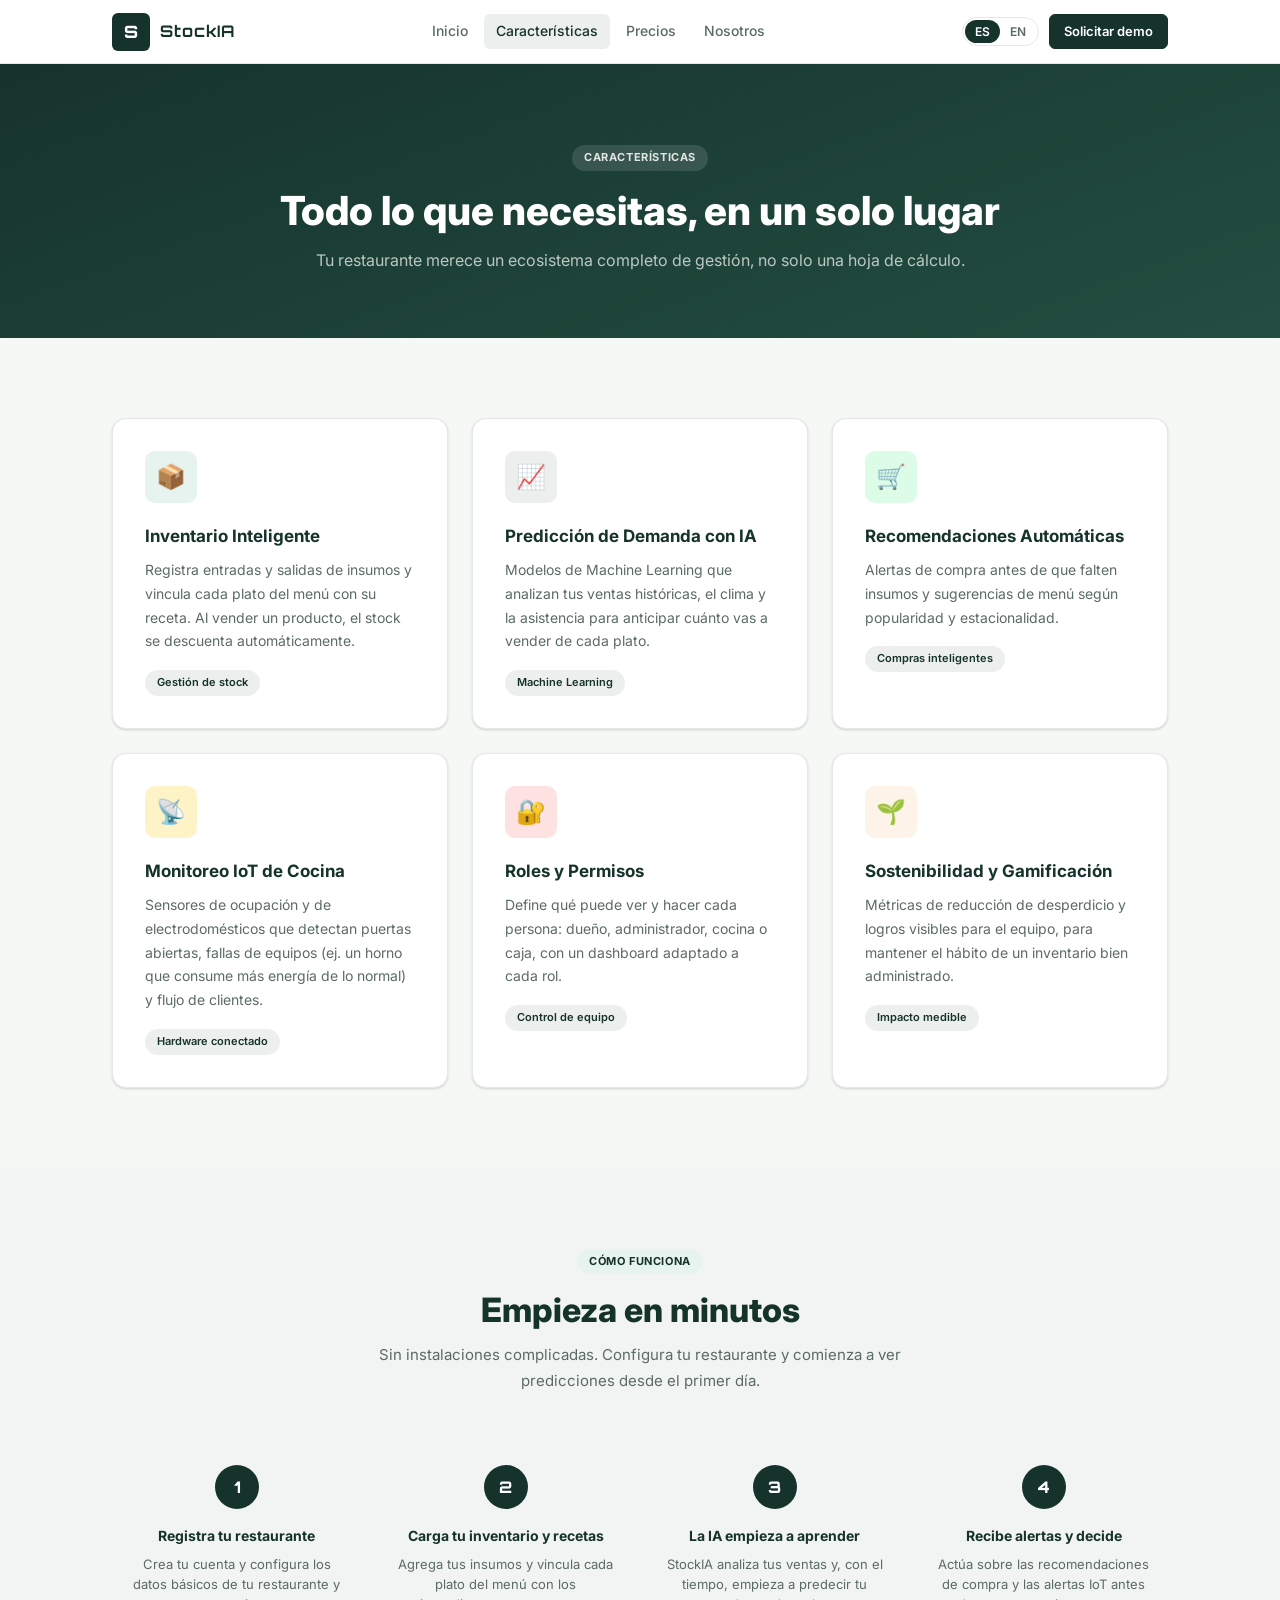
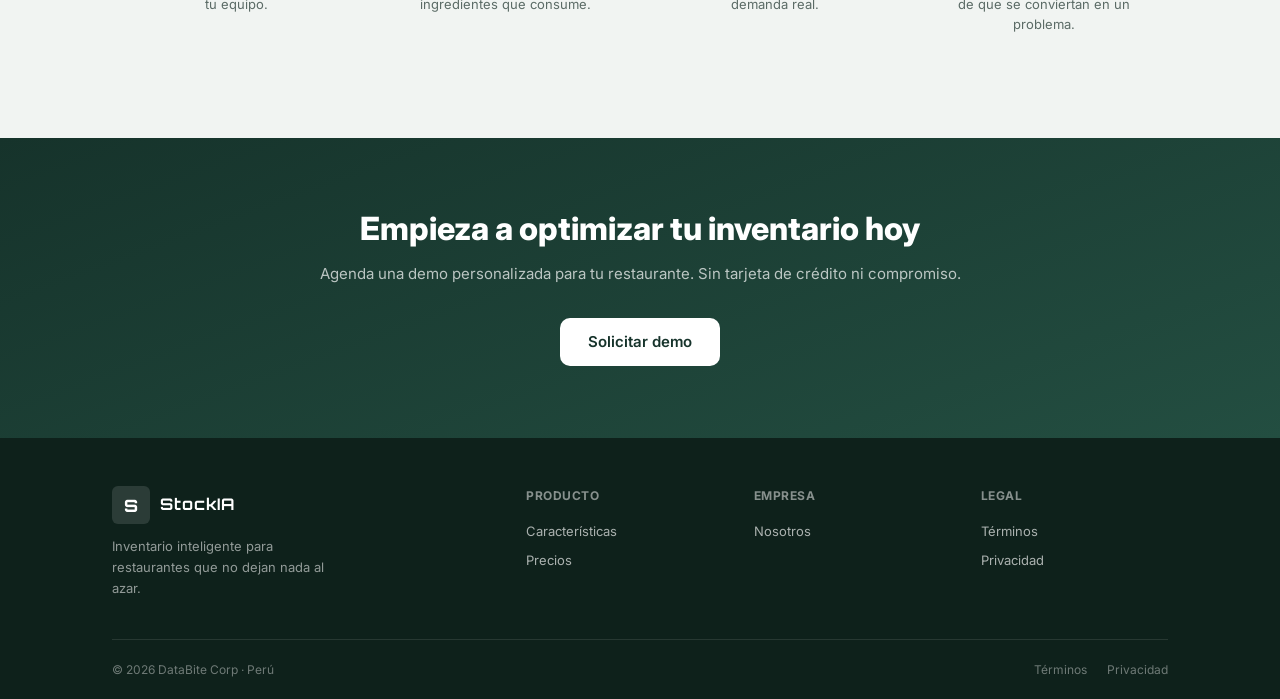
<file: features.html>
<!DOCTYPE html>
<html lang="es">
<head>
    <meta charset="UTF-8" />
    <meta name="viewport" content="width=device-width, initial-scale=1.0" />
    <title>Características — StockIA</title>
    <meta name="description" content="Descubre todas las funcionalidades de StockIA: inventario inteligente, predicción de demanda con IA, IoT, roles y más para tu restaurante." />
    <link rel="stylesheet" href="css/styles.css" />
</head>
<body>

<!-- ══════════ NAVBAR ══════════ -->
<nav class="navbar">
    <div class="navbar-container">
        <a class="navbar-logo" href="index.html">
            <div class="logo-icon"><span>S</span></div>
            <span class="logo-name brand-font">StockIA</span>
        </a>
        <div class="navbar-links">
            <a href="index.html" data-i18n="nav.home">Inicio</a>
            <a href="features.html" class="active" data-i18n="nav.features">Características</a>
            <a href="pricing.html" data-i18n="nav.pricing">Precios</a>
            <a href="about.html" data-i18n="nav.about">Nosotros</a>
        </div>
        <div class="navbar-actions">
            <div class="lang-switcher">
                <button class="lang-btn active" data-lang="es">ES</button>
                <button class="lang-btn" data-lang="en">EN</button>
            </div>
            <a href="#" class="btn btn-primary btn-sm" data-i18n="nav.demo">Solicitar demo</a>
        </div>
    </div>
</nav>

<!-- ══════════ PAGE HERO ══════════ -->
<section class="features-page-hero">
    <div class="container">
        <span class="section-tag white" data-i18n="fp.tag">Características</span>
        <h1 class="section-title white" style="font-size:clamp(1.8rem,4vw,2.5rem);margin-bottom:.75rem;" data-i18n="fp.title">
            Todo lo que necesitas, en un solo lugar
        </h1>
        <p class="section-sub white" data-i18n="fp.sub">
            Tu restaurante merece un ecosistema completo de gestión, no solo una hoja de cálculo.
        </p>
    </div>
</section>

<!-- ══════════ FEATURES GRID ══════════ -->
<section style="background:var(--gray-50); padding:var(--section-y) 0;">
    <div class="container">
        <div class="features-full-grid">

            <div class="feat-full-card">
                <div class="feat-full-icon blue">📦</div>
                <div class="feat-full-name" data-i18n="fp.f1.name">Inventario Inteligente</div>
                <p class="feat-full-desc" data-i18n="fp.f1.desc">
                    Registra entradas y salidas de insumos y vincula cada plato del menú con su receta. Al vender un producto, el stock se descuenta automáticamente.
                </p>
                <span class="feat-full-tag" data-i18n="fp.f1.tag">Gestión de stock</span>
            </div>

            <div class="feat-full-card">
                <div class="feat-full-icon navy">📈</div>
                <div class="feat-full-name" data-i18n="fp.f2.name">Predicción de Demanda con IA</div>
                <p class="feat-full-desc" data-i18n="fp.f2.desc">
                    Modelos de Machine Learning que analizan tus ventas históricas, el clima y la asistencia para anticipar cuánto vas a vender de cada plato.
                </p>
                <span class="feat-full-tag" data-i18n="fp.f2.tag">Machine Learning</span>
            </div>

            <div class="feat-full-card">
                <div class="feat-full-icon green">🛒</div>
                <div class="feat-full-name" data-i18n="fp.f3.name">Recomendaciones Automáticas</div>
                <p class="feat-full-desc" data-i18n="fp.f3.desc">
                    Alertas de compra antes de que falten insumos y sugerencias de menú según popularidad y estacionalidad.
                </p>
                <span class="feat-full-tag" data-i18n="fp.f3.tag">Compras inteligentes</span>
            </div>

            <div class="feat-full-card">
                <div class="feat-full-icon yellow">📡</div>
                <div class="feat-full-name" data-i18n="fp.f4.name">Monitoreo IoT de Cocina</div>
                <p class="feat-full-desc" data-i18n="fp.f4.desc">
                    Sensores de ocupación y de electrodomésticos que detectan puertas abiertas, fallas de equipos (ej. un horno que consume más energía de lo normal) y flujo de clientes.
                </p>
                <span class="feat-full-tag" data-i18n="fp.f4.tag">Hardware conectado</span>
            </div>

            <div class="feat-full-card">
                <div class="feat-full-icon red">🔐</div>
                <div class="feat-full-name" data-i18n="fp.f5.name">Roles y Permisos</div>
                <p class="feat-full-desc" data-i18n="fp.f5.desc">
                    Define qué puede ver y hacer cada persona: dueño, administrador, cocina o caja, con un dashboard adaptado a cada rol.
                </p>
                <span class="feat-full-tag" data-i18n="fp.f5.tag">Control de equipo</span>
            </div>

            <div class="feat-full-card">
                <div class="feat-full-icon cream">🌱</div>
                <div class="feat-full-name" data-i18n="fp.f6.name">Sostenibilidad y Gamificación</div>
                <p class="feat-full-desc" data-i18n="fp.f6.desc">
                    Métricas de reducción de desperdicio y logros visibles para el equipo, para mantener el hábito de un inventario bien administrado.
                </p>
                <span class="feat-full-tag" data-i18n="fp.f6.tag">Impacto medible</span>
            </div>

        </div>
    </div>
</section>

<!-- ══════════ HOW IT WORKS ══════════ -->
<section class="how-section">
    <div class="container">
        <div class="section-header center">
            <span class="section-tag" data-i18n="how.tag">Cómo funciona</span>
            <h2 class="section-title" data-i18n="how.title">Empieza en minutos</h2>
            <p class="section-sub" data-i18n="how.sub">Sin instalaciones complicadas. Configura tu restaurante y comienza a ver predicciones desde el primer día.</p>
        </div>
        <div class="how-steps">
            <div class="how-step">
                <div class="how-step-num">1</div>
                <div class="how-step-title" data-i18n="how.s1.title">Registra tu restaurante</div>
                <div class="how-step-desc" data-i18n="how.s1.desc">Crea tu cuenta y configura los datos básicos de tu restaurante y tu equipo.</div>
            </div>
            <div class="how-step">
                <div class="how-step-num">2</div>
                <div class="how-step-title" data-i18n="how.s2.title">Carga tu inventario y recetas</div>
                <div class="how-step-desc" data-i18n="how.s2.desc">Agrega tus insumos y vincula cada plato del menú con los ingredientes que consume.</div>
            </div>
            <div class="how-step">
                <div class="how-step-num">3</div>
                <div class="how-step-title" data-i18n="how.s3.title">La IA empieza a aprender</div>
                <div class="how-step-desc" data-i18n="how.s3.desc">StockIA analiza tus ventas y, con el tiempo, empieza a predecir tu demanda real.</div>
            </div>
            <div class="how-step">
                <div class="how-step-num">4</div>
                <div class="how-step-title" data-i18n="how.s4.title">Recibe alertas y decide</div>
                <div class="how-step-desc" data-i18n="how.s4.desc">Actúa sobre las recomendaciones de compra y las alertas IoT antes de que se conviertan en un problema.</div>
            </div>
        </div>
    </div>
</section>

<!-- ══════════ CTA BANNER ══════════ -->
<section class="cta-banner">
    <div class="container">
        <h2 class="section-title" data-i18n="cta.title">Empieza a optimizar tu inventario hoy</h2>
        <p class="section-sub white" data-i18n="cta.sub">Agenda una demo personalizada para tu restaurante. Sin tarjeta de crédito ni compromiso.</p>
        <div class="cta-banner-btns">
            <a href="about.html#contacto" class="btn btn-lg" style="background:white;color:var(--primary);border-color:white;" data-i18n="cta.btn1">Solicitar demo</a>
        </div>
    </div>
</section>

<!-- ══════════ FOOTER ══════════ -->
<footer class="footer">
    <div class="container">
        <div class="footer-grid">
            <div class="footer-brand">
                <a class="navbar-logo" href="index.html">
                    <div class="logo-icon"><span>S</span></div>
                    <span class="logo-name brand-font">StockIA</span>
                </a>
                <p class="footer-tagline" data-i18n="ft.tagline">Inventario inteligente para restaurantes que no dejan nada al azar.</p>
            </div>
            <div>
                <div class="footer-col-title" data-i18n="ft.product">Producto</div>
                <div class="footer-links-list">
                    <a href="features.html" data-i18n="nav.features">Características</a>
                    <a href="pricing.html" data-i18n="nav.pricing">Precios</a>
                </div>
            </div>
            <div>
                <div class="footer-col-title" data-i18n="ft.company">Empresa</div>
                <div class="footer-links-list">
                    <a href="about.html" data-i18n="nav.about">Nosotros</a>
                </div>
            </div>
            <div>
                <div class="footer-col-title" data-i18n="ft.legal">Legal</div>
                <div class="footer-links-list">
                    <a href="#" data-i18n="ft.terms">Términos</a>
                    <a href="#" data-i18n="ft.privacy">Privacidad</a>
                </div>
            </div>
        </div>
        <div class="footer-bottom">
            <span class="footer-copy" data-i18n="ft.copy">© 2026 DataBite Corp · Perú</span>
            <div class="footer-legal">
                <a href="#" data-i18n="ft.terms">Términos</a>
                <a href="#" data-i18n="ft.privacy">Privacidad</a>
            </div>
        </div>
    </div>
</footer>

<script src="js/i18n.js"></script>
<script src="js/main.js"></script>
</body>
</html>
</file>
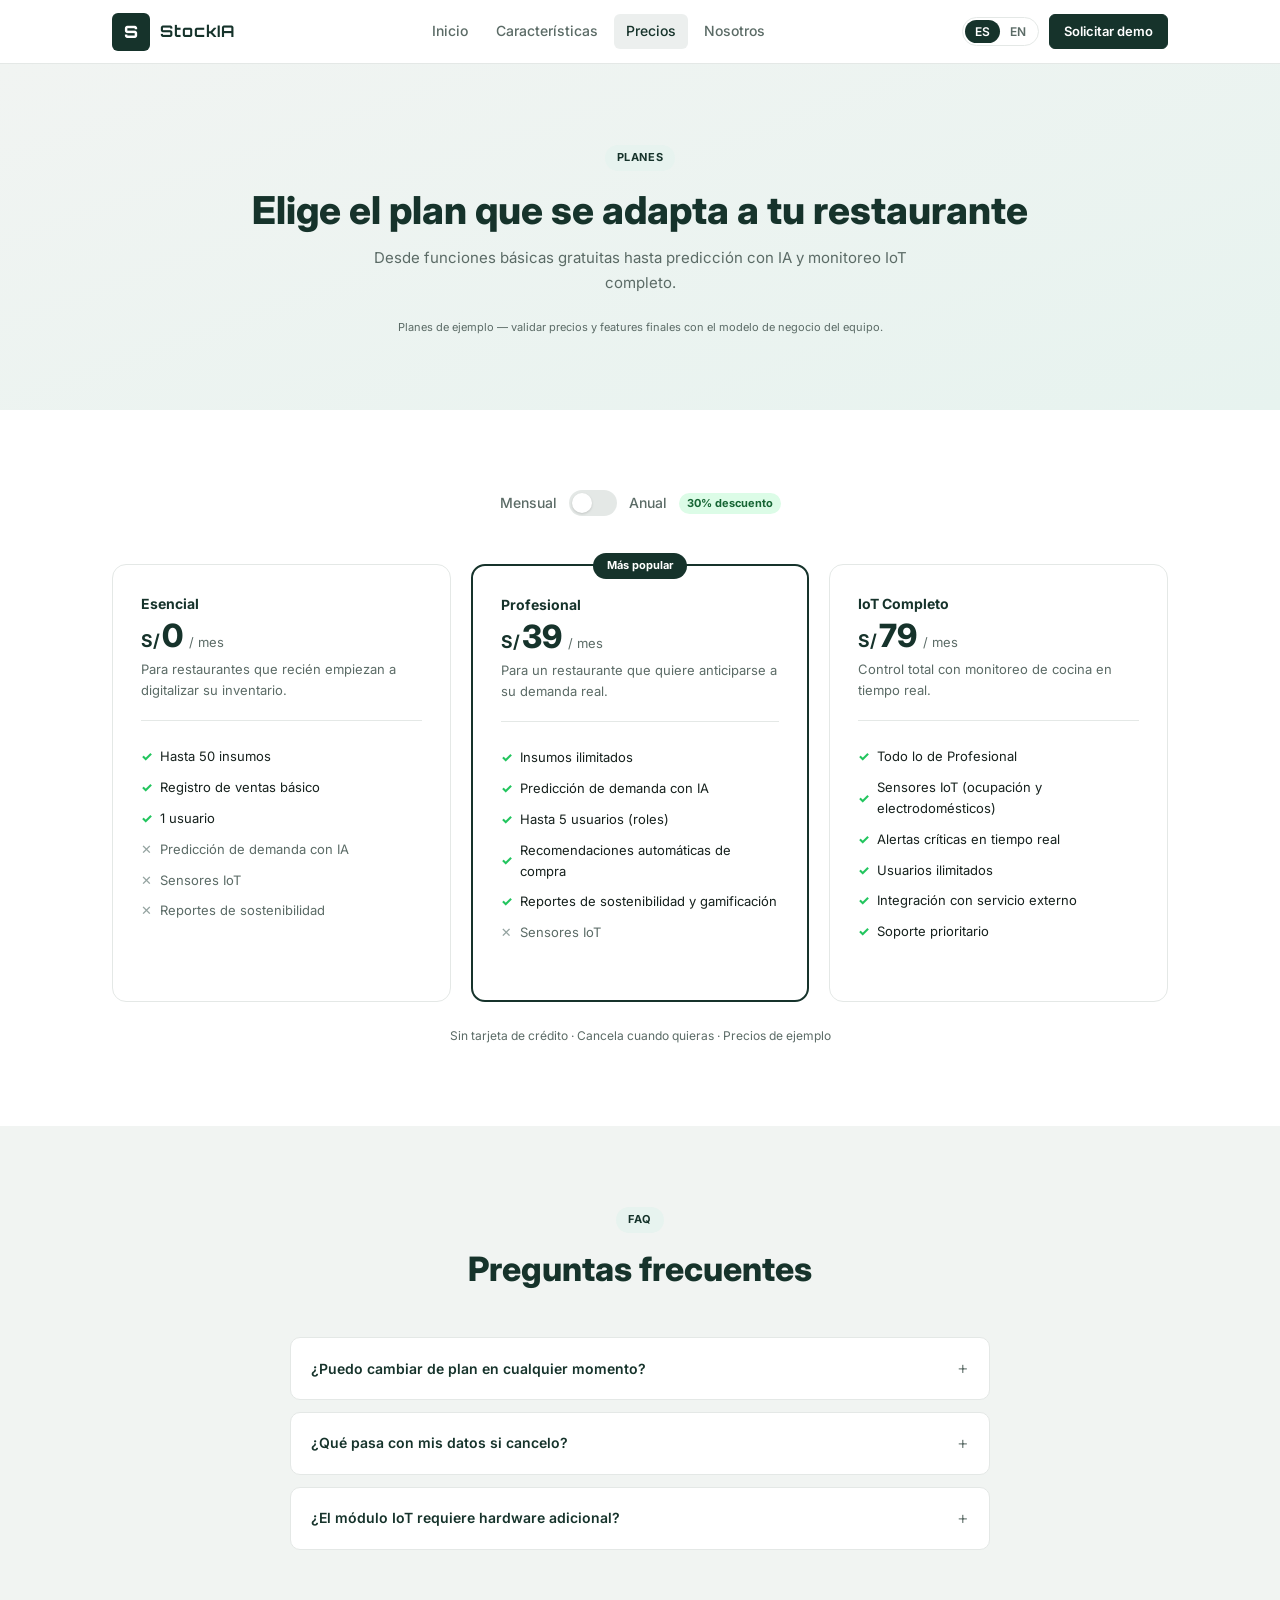
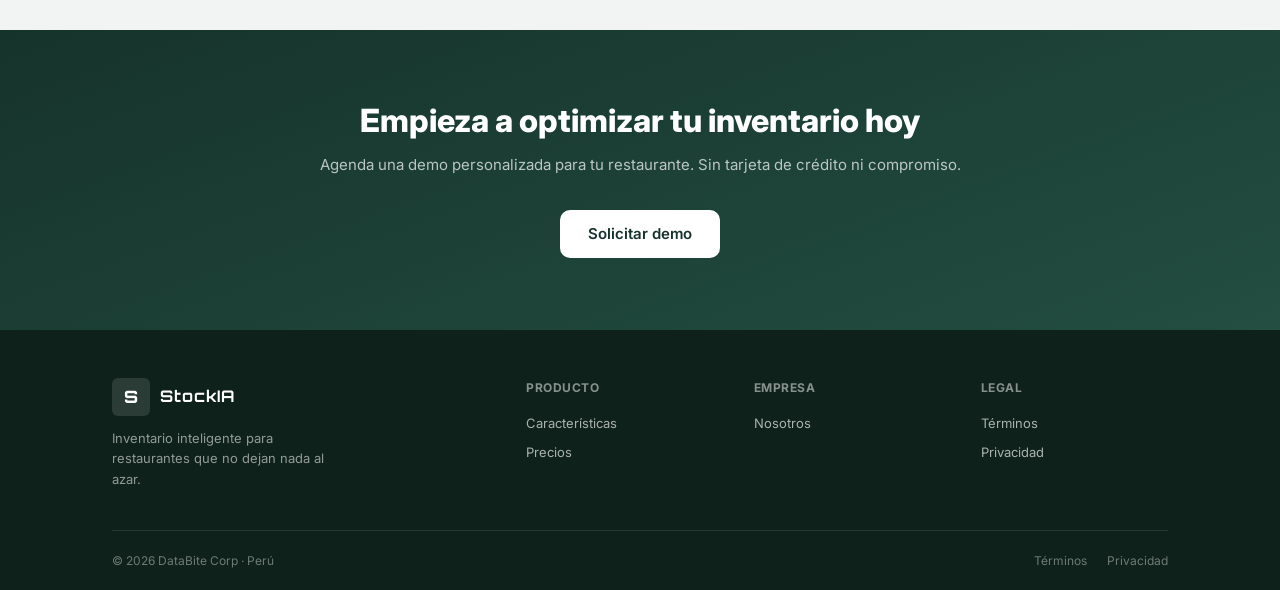
<file: pricing.html>
<!DOCTYPE html>
<html lang="es">
<head>
  <meta charset="UTF-8" />
  <meta name="viewport" content="width=device-width, initial-scale=1.0" />
  <title>Precios — StockIA</title>
  <meta name="description" content="Planes de StockIA para un restaurante. Desde funciones básicas hasta predicción con IA y monitoreo IoT completo." />
  <link rel="stylesheet" href="css/styles.css" />
</head>
<body>

<!-- ══════════ NAVBAR ══════════ -->
<nav class="navbar">
  <div class="navbar-container">
    <a class="navbar-logo" href="index.html">
      <div class="logo-icon"><span>S</span></div>
      <span class="logo-name brand-font">StockIA</span>
    </a>
    <div class="navbar-links">
      <a href="index.html" data-i18n="nav.home">Inicio</a>
      <a href="features.html" data-i18n="nav.features">Características</a>
      <a href="pricing.html" class="active" data-i18n="nav.pricing">Precios</a>
      <a href="about.html" data-i18n="nav.about">Nosotros</a>
    </div>
    <div class="navbar-actions">
      <div class="lang-switcher">
        <button class="lang-btn active" data-lang="es">ES</button>
        <button class="lang-btn" data-lang="en">EN</button>
      </div>
      <a href="#" class="btn btn-primary btn-sm" data-i18n="nav.demo">Solicitar demo</a>
    </div>
  </div>
</nav>

<!-- ══════════ PAGE HERO ══════════ -->
<section class="pricing-page-hero">
  <div class="container">
    <span class="section-tag" data-i18n="pr.tag">Planes</span>
    <h1 class="section-title" style="font-size:clamp(1.8rem,4vw,2.4rem);margin-bottom:.75rem;" data-i18n="pr.title">
      Elige el plan que se adapta a tu restaurante
    </h1>
    <p class="section-sub" style="margin:0 auto;" data-i18n="pr.sub">
      Desde funciones básicas gratuitas hasta predicción con IA y monitoreo IoT completo.
    </p>
    <p class="stats-bar-note" style="background:transparent;margin-top:.75rem;" data-i18n="pr.example">Planes de ejemplo — validar precios y features finales con el modelo de negocio del equipo.</p>
  </div>
</section>

<!-- ══════════ PRICING CARDS ══════════ -->
<section class="pricing-section">
  <div class="container">

    <!-- Toggle mensual / anual -->
    <div class="pricing-toggle">
      <span class="toggle-label" data-i18n="pr.monthly">Mensual</span>
      <label class="toggle-switch">
        <input type="checkbox" id="billingToggle" />
        <span class="toggle-slider"></span>
      </label>
      <span class="toggle-label" data-i18n="pr.annual">Anual</span>
      <span class="toggle-badge" data-i18n="pr.discount">30% descuento</span>
    </div>

    <div class="price-grid">

      <!-- Plan 1: Esencial -->
      <div class="price-card">
        <div class="price-plan" data-i18n="pr.p1.name">Esencial</div>
        <div class="price-val-wrap">
          <span class="currency">S/</span>
          <span class="price-amount"><span id="price-p1">0</span></span>
          <span style="font-size:13px;color:var(--text-muted);margin-left:4px;"> / mes</span>
        </div>
        <div class="price-desc" data-i18n="pr.p1.desc">Para restaurantes que recién empiezan a digitalizar su inventario.</div>
        <ul class="price-features">
          <li data-i18n="pr.p1.f1">Hasta 50 insumos</li>
          <li data-i18n="pr.p1.f2">Registro de ventas básico</li>
          <li data-i18n="pr.p1.f3">1 usuario</li>
          <li class="no" data-i18n="pr.p1.f4">Predicción de demanda con IA</li>
          <li class="no" data-i18n="pr.p1.f5">Sensores IoT</li>
          <li class="no" data-i18n="pr.p1.f6">Reportes de sostenibilidad</li>
        </ul>
      </div>

      <!-- Plan 2: Profesional -->
      <div class="price-card featured">
        <div class="price-popular" data-i18n="pr.p2.popular">Más popular</div>
        <div class="price-plan" data-i18n="pr.p2.name">Profesional</div>
        <div class="price-val-wrap">
          <span class="currency">S/</span>
          <span class="price-amount"><span id="price-p2">39</span></span>
          <span style="font-size:13px;color:var(--text-muted);margin-left:4px;"> / mes</span>
        </div>
        <div class="price-desc" data-i18n="pr.p2.desc">Para un restaurante que quiere anticiparse a su demanda real.</div>
        <ul class="price-features">
          <li data-i18n="pr.p2.f1">Insumos ilimitados</li>
          <li data-i18n="pr.p2.f2">Predicción de demanda con IA</li>
          <li data-i18n="pr.p2.f3">Hasta 5 usuarios (roles)</li>
          <li data-i18n="pr.p2.f4">Recomendaciones automáticas de compra</li>
          <li data-i18n="pr.p2.f5">Reportes de sostenibilidad y gamificación</li>
          <li class="no" data-i18n="pr.p2.f6">Sensores IoT</li>
        </ul>
      </div>

      <!-- Plan 3: IoT Completo -->
      <div class="price-card">
        <div class="price-plan" data-i18n="pr.p3.name">IoT Completo</div>
        <div class="price-val-wrap">
          <span class="currency">S/</span>
          <span class="price-amount"><span id="price-p3">79</span></span>
          <span style="font-size:13px;color:var(--text-muted);margin-left:4px;"> / mes</span>
        </div>
        <div class="price-desc" data-i18n="pr.p3.desc">Control total con monitoreo de cocina en tiempo real.</div>
        <ul class="price-features">
          <li data-i18n="pr.p3.f1">Todo lo de Profesional</li>
          <li data-i18n="pr.p3.f2">Sensores IoT (ocupación y electrodomésticos)</li>
          <li data-i18n="pr.p3.f3">Alertas críticas en tiempo real</li>
          <li data-i18n="pr.p3.f4">Usuarios ilimitados</li>
          <li data-i18n="pr.p3.f5">Integración con servicio externo</li>
          <li data-i18n="pr.p3.f6">Soporte prioritario</li>
        </ul>
      </div>

    </div>

    <p class="price-note" data-i18n="pr.note">Sin tarjeta de crédito · Cancela cuando quieras · Precios de ejemplo</p>
  </div>
</section>

<!-- ══════════ FAQ ══════════ -->
<section class="pricing-faq">
  <div class="container">
    <div class="section-header center">
      <span class="section-tag" data-i18n="pr.faq.tag">FAQ</span>
      <h2 class="section-title" data-i18n="pr.faq.title">Preguntas frecuentes</h2>
    </div>
    <div class="faq-list">
      <div class="faq-item">
        <div class="faq-q" data-i18n="pr.faq.q1">¿Puedo cambiar de plan en cualquier momento?</div>
        <div class="faq-a" data-i18n="pr.faq.a1">Sí. Podrás actualizar o degradar tu plan cuando lo necesites desde la configuración de tu cuenta.</div>
      </div>
      <div class="faq-item">
        <div class="faq-q" data-i18n="pr.faq.q2">¿Qué pasa con mis datos si cancelo?</div>
        <div class="faq-a" data-i18n="pr.faq.a2">Tus datos se conservarán por un periodo definido tras la cancelación y podrás exportar tu historial en cualquier momento.</div>
      </div>
      <div class="faq-item">
        <div class="faq-q" data-i18n="pr.faq.q3">¿El módulo IoT requiere hardware adicional?</div>
        <div class="faq-a" data-i18n="pr.faq.a3">Sí, requiere sensores compatibles (ocupación y electrodomésticos). El equipo de StockIA ayuda con la instalación inicial.</div>
      </div>
    </div>
  </div>
</section>

<!-- ══════════ CTA BANNER ══════════ -->
<section class="cta-banner">
  <div class="container">
    <h2 class="section-title" data-i18n="cta.title">Empieza a optimizar tu inventario hoy</h2>
    <p class="section-sub white" data-i18n="cta.sub">Agenda una demo personalizada para tu restaurante. Sin tarjeta de crédito ni compromiso.</p>
    <div class="cta-banner-btns">
      <a href="about.html#contacto" class="btn btn-lg" style="background:white;color:var(--primary);border-color:white;" data-i18n="cta.btn1">Solicitar demo</a>
    </div>
  </div>
</section>

<!-- ══════════ FOOTER ══════════ -->
<footer class="footer">
  <div class="container">
    <div class="footer-grid">
      <div class="footer-brand">
        <a class="navbar-logo" href="index.html">
          <div class="logo-icon"><span>S</span></div>
          <span class="logo-name brand-font">StockIA</span>
        </a>
        <p class="footer-tagline" data-i18n="ft.tagline">Inventario inteligente para restaurantes que no dejan nada al azar.</p>
      </div>
      <div>
        <div class="footer-col-title" data-i18n="ft.product">Producto</div>
        <div class="footer-links-list">
          <a href="features.html" data-i18n="nav.features">Características</a>
          <a href="pricing.html" data-i18n="nav.pricing">Precios</a>
        </div>
      </div>
      <div>
        <div class="footer-col-title" data-i18n="ft.company">Empresa</div>
        <div class="footer-links-list">
          <a href="about.html" data-i18n="nav.about">Nosotros</a>
        </div>
      </div>
      <div>
        <div class="footer-col-title" data-i18n="ft.legal">Legal</div>
        <div class="footer-links-list">
          <a href="#" data-i18n="ft.terms">Términos</a>
          <a href="#" data-i18n="ft.privacy">Privacidad</a>
        </div>
      </div>
    </div>
    <div class="footer-bottom">
      <span class="footer-copy" data-i18n="ft.copy">© 2026 DataBite Corp · Perú</span>
      <div class="footer-legal">
        <a href="#" data-i18n="ft.terms">Términos</a>
        <a href="#" data-i18n="ft.privacy">Privacidad</a>
      </div>
    </div>
  </div>
</footer>

<script src="js/i18n.js"></script>
<script src="js/main.js"></script>
</body>
</html>
</file>
<file: css/styles.css>
/* ============================================================
   STOCKIA WEBSITE — STYLESHEET
   Startup: DataBite Corp · Perú · 2026
   ============================================================ */

/* 1. FONTS -------------------------------------------------- */
@import url('https://fonts.googleapis.com/css2?family=Orbitron:wght@400;600;700;800;900&family=Inter:wght@300;400;500;600;700;800&display=swap');

/* 2. RESET -------------------------------------------------- */
*, *::before, *::after { box-sizing: border-box; margin: 0; padding: 0; }
html { scroll-behavior: smooth; }
img, svg { display: block; max-width: 100%; }
a { text-decoration: none; }
button { font-family: inherit; cursor: pointer; }
ul { list-style: none; }

/* 3. CSS VARIABLES — STOCKIA PALETTE ------------------------
   NOTA: paleta provisional (placeholder) pensada para un producto
   de inventario inteligente + IA para restaurantes. Reemplazar los
   valores hexadecimales cuando el equipo defina el brandbook final.
   Se mantienen los NOMBRES de variable usados en el proyecto Qullqa
   (--bg-blue, --primary, etc.) por compatibilidad de los componentes,
   aunque el valor apunte ahora a un tono distinto de la paleta. */
:root {
  /* Primary — Verde bosque profundo (tecnología + sostenibilidad) */
  --primary:        #16332B;
  --primary-dark:   #0E211B;
  --primary-hover:  #1F4438;
  --primary-alpha:  rgba(22, 51, 43, 0.08);
  --primary-alpha2: rgba(22, 51, 43, 0.15);

  /* Accent — Terracota cálido (gastronomía, apetito, CTA) */
  --accent:         #E2673B;
  --accent-dark:    #C6522A;
  --accent-alpha:   rgba(226, 103, 59, 0.12);

  /* Secondary — Gris verdoso neutro */
  --gray:          #5B6B66;
  --gray-light:    #94A3A0;
  --gray-border:   #E4E8E6;
  --gray-100:      #F1F4F2;
  --gray-50:       #F6F8F6;
  --off-white:     #FAFAF8;

  /* Semantic colors (alertas de inventario / IoT) */
  --danger:        #EF4444;
  --danger-light:  #FEE2E2;
  --warning:       #FACC15;
  --warning-light: #FEF3C7;
  --success:       #22C55E;
  --success-light: #DCFCE7;

  /* Background accents (nombres heredados de Qullqa: bg-blue/bg-cream) */
  --bg-blue:   #E7F3EF; /* ahora un teal claro */
  --bg-cream:  #FDF3E9; /* crema cálido */

  /* Text */
  --text:      #16211D;
  --text-muted:#5B6B66;
  --white:     #FFFFFF;

  /* Shadows */
  --shadow-sm: 0 1px 2px rgba(0,0,0,.06), 0 1px 3px rgba(0,0,0,.1);
  --shadow:    0 2px 8px rgba(22,51,43,.08), 0 1px 3px rgba(22,51,43,.05);
  --shadow-md: 0 4px 16px rgba(22,51,43,.1), 0 2px 6px rgba(22,51,43,.06);
  --shadow-lg: 0 10px 30px rgba(22,51,43,.12), 0 4px 10px rgba(22,51,43,.07);

  /* Radii */
  --r-xs: 4px;
  --r-sm: 6px;
  --r:    10px;
  --r-md: 14px;
  --r-lg: 20px;
  --r-xl: 28px;
  --r-full: 9999px;

  /* Spacing */
  --section-y: 5rem;
  --container: 1120px;
  --navbar-h: 64px;
}

/* 4. BASE / TYPOGRAPHY ------------------------------------- */
body {
  font-family: 'Inter', 'Segoe UI', system-ui, sans-serif;
  font-size: 15px;
  color: var(--text);
  background: var(--white);
  line-height: 1.6;
  -webkit-font-smoothing: antialiased;
}

.brand-font {
  font-family: 'Orbitron', 'Segoe UI Emoji', sans-serif;
  letter-spacing: 0.5px;
}

h1, h2, h3, h4 { line-height: 1.2; font-weight: 700; color: var(--primary); }
p { color: var(--text-muted); line-height: 1.7; }

/* 5. LAYOUT ------------------------------------------------ */
.container {
  max-width: var(--container);
  margin: 0 auto;
  padding: 0 2rem;
}
section { padding: var(--section-y) 0; }

/* 6. NAVBAR ------------------------------------------------ */
.navbar {
  position: sticky;
  top: 0;
  z-index: 200;
  background: rgba(255,255,255,0.95);
  backdrop-filter: blur(10px);
  border-bottom: 1px solid var(--gray-border);
  height: var(--navbar-h);
}
.navbar-container {
  max-width: var(--container);
  margin: 0 auto;
  padding: 0 2rem;
  height: 100%;
  display: flex;
  align-items: center;
  justify-content: space-between;
  gap: 2rem;
}
.navbar-logo {
  display: flex;
  align-items: center;
  gap: 10px;
  flex-shrink: 0;
}
/* Placeholder de logo: reemplazar este bloque por <img src="assets/img/logo.png">
   en todas las páginas cuando el equipo tenga el logo definitivo de StockIA. */
.logo-icon {
  width: 38px; height: 38px;
  background: var(--primary);
  border-radius: var(--r-sm);
  display: flex;
  align-items: center;
  justify-content: center;
  flex-shrink: 0;
}
.logo-icon span {
  font-family: 'Orbitron', sans-serif;
  color: var(--white);
  font-weight: 800;
  font-size: 17px;
}
.logo-name {
  font-family: 'Orbitron', sans-serif;
  font-size: 16px;
  font-weight: 700;
  color: var(--primary);
  letter-spacing: 1px;
}
.navbar-links {
  display: flex;
  gap: 0.25rem;
  align-items: center;
}
.navbar-links a {
  font-size: 14px;
  font-weight: 500;
  color: var(--text-muted);
  padding: 6px 12px;
  border-radius: var(--r-sm);
  transition: color .15s, background .15s;
}
.navbar-links a:hover,
.navbar-links a.active { color: var(--primary); background: var(--primary-alpha); }
.navbar-actions {
  display: flex;
  align-items: center;
  gap: 10px;
  flex-shrink: 0;
}

/* 7. BUTTONS ----------------------------------------------- */
.btn {
  display: inline-flex;
  align-items: center;
  justify-content: center;
  gap: 7px;
  font-size: 14px;
  font-weight: 600;
  border-radius: var(--r-sm);
  border: none;
  padding: 9px 20px;
  transition: all .18s;
  cursor: pointer;
  white-space: nowrap;
}
.btn-primary {
  background: var(--primary);
  color: var(--white);
  border: 1.5px solid var(--primary);
}
.btn-primary:hover { background: var(--primary-hover); border-color: var(--primary-hover); transform: translateY(-1px); box-shadow: var(--shadow-md); }
.btn-accent {
  background: var(--accent);
  color: var(--white);
  border: 1.5px solid var(--accent);
}
.btn-accent:hover { background: var(--accent-dark); border-color: var(--accent-dark); transform: translateY(-1px); box-shadow: var(--shadow-md); }
.btn-outline {
  background: transparent;
  color: var(--primary);
  border: 1.5px solid var(--primary);
}
.btn-outline:hover { background: var(--primary-alpha); transform: translateY(-1px); }
.btn-ghost {
  background: transparent;
  color: var(--text-muted);
  border: 1px solid var(--gray-border);
}
.btn-ghost:hover { color: var(--primary); border-color: var(--primary); }
.btn-light {
  background: rgba(255,255,255,.12);
  color: var(--white);
  border: 1px solid rgba(255,255,255,.25);
}
.btn-light:hover { background: rgba(255,255,255,.22); }
.btn-lg { padding: 12px 28px; font-size: 15px; border-radius: var(--r); }
.btn-sm { padding: 6px 14px; font-size: 13px; }
.btn-full { width: 100%; }

/* 8. BADGES & TAGS ----------------------------------------- */
.section-tag {
  display: inline-block;
  background: var(--bg-blue);
  color: var(--primary);
  font-size: 11px;
  font-weight: 700;
  padding: 4px 12px;
  border-radius: var(--r-full);
  text-transform: uppercase;
  letter-spacing: 0.6px;
  margin-bottom: 1rem;
}
.section-tag.accent  { background: var(--accent-alpha); color: var(--accent-dark); }
.section-tag.warning { background: var(--warning-light); color: #92400e; }
.section-tag.success { background: var(--success-light); color: #166534; }
.section-tag.white   { background: rgba(255,255,255,.12); color: rgba(255,255,255,.85); }

.pill {
  display: inline-flex;
  align-items: center;
  gap: 7px;
  background: var(--white);
  border: 1px solid var(--gray-border);
  color: var(--text-muted);
  font-size: 12px;
  font-weight: 500;
  padding: 5px 14px;
  border-radius: var(--r-full);
  margin-bottom: 1.25rem;
}
.pill-dot {
  width: 7px; height: 7px;
  border-radius: 50%;
  background: var(--success);
  flex-shrink: 0;
}

/* 9. SECTION HEADERS --------------------------------------- */
.section-header { margin-bottom: 3rem; }
.section-header.center { text-align: center; }
.section-header.center .section-sub { margin-inline: auto; }
.section-title {
  font-size: clamp(1.6rem, 3vw, 2.1rem);
  font-weight: 800;
  color: var(--primary);
  line-height: 1.2;
  margin-bottom: 0.75rem;
}
.section-title em { font-style: normal; color: var(--accent); }
.section-title.white { color: var(--white); }
.section-sub {
  font-size: 15px;
  color: var(--text-muted);
  line-height: 1.7;
  max-width: 560px;
}
.section-sub.white { color: rgba(255,255,255,.7); max-width: 100%; }

/* 10. HERO SECTION ----------------------------------------- */
.hero {
  padding: 5rem 0 4rem;
  background: linear-gradient(135deg, #F6F8F6 0%, #EAF3EE 60%, var(--bg-blue) 100%);
  overflow: hidden;
}
.hero-grid {
  display: grid;
  grid-template-columns: 1fr 1fr;
  gap: 4rem;
  align-items: center;
}
.hero-copy { max-width: 520px; }
.hero-title {
  font-size: clamp(2rem, 4vw, 2.8rem);
  font-weight: 800;
  color: var(--primary);
  line-height: 1.15;
  margin-bottom: 1.25rem;
}
.hero-title .highlight { color: var(--accent); }
.hero-desc {
  font-size: 16px;
  color: var(--text-muted);
  line-height: 1.75;
  margin-bottom: 2rem;
  max-width: 460px;
}
.hero-btns {
  display: flex;
  gap: 12px;
  flex-wrap: wrap;
  margin-bottom: 2.5rem;
}
.hero-stats {
  display: flex;
  gap: 2rem;
  flex-wrap: wrap;
  padding-top: 1.5rem;
  border-top: 1px solid var(--gray-border);
}
.stat-val {
  font-size: 1.6rem;
  font-weight: 800;
  color: var(--primary);
  line-height: 1;
  margin-bottom: 3px;
}
.stat-lbl { font-size: 12px; color: var(--text-muted); }

/* 10a. DASHBOARD MOCKUP (Hero visual) */
.hero-visual {
  background: var(--white);
  border-radius: var(--r-md);
  border: 1px solid var(--gray-border);
  box-shadow: var(--shadow-lg);
  overflow: hidden;
}
.hv-topbar {
  background: var(--primary);
  padding: 10px 16px;
  display: flex;
  align-items: center;
  gap: 8px;
}
.hv-dot { width: 9px; height: 9px; border-radius: 50%; }
.hv-title { font-size: 11px; color: rgba(255,255,255,.65); margin-left: 6px; font-weight: 500; }
.hv-body { padding: 16px; }
.hv-label { font-size: 11px; font-weight: 700; color: var(--primary); margin-bottom: 10px; }
.hv-cards { display: grid; grid-template-columns: repeat(4, 1fr); gap: 8px; margin-bottom: 14px; }
.hv-card {
  background: var(--gray-50);
  border-radius: var(--r-sm);
  padding: 10px;
  border: 1px solid var(--gray-border);
}
.hv-card-lbl { font-size: 9px; color: var(--text-muted); margin-bottom: 5px; font-weight: 500; }
.hv-card-val { font-size: 17px; font-weight: 800; color: var(--primary); }
.hv-card-val.warn   { color: #D97706; }
.hv-card-val.danger { color: var(--danger); }
.hv-card-val.green  { color: var(--success); }
.hv-chart-lbl { font-size: 9px; color: var(--text-muted); margin-bottom: 8px; font-weight: 500; }
.hv-bars { display: flex; align-items: flex-end; gap: 5px; height: 52px; }
.hv-bar {
  flex: 1;
  background: var(--primary);
  border-radius: 3px 3px 0 0;
  opacity: 0.75;
  transition: opacity .2s;
}
.hv-bar:hover { opacity: 1; }
.hv-days { display: flex; justify-content: space-between; font-size: 8.5px; color: var(--text-muted); margin-top: 4px; }
.hv-alert {
  margin-top: 12px;
  background: var(--danger-light);
  border: 1px solid #FECACA;
  border-radius: var(--r-sm);
  padding: 8px 10px;
  display: flex;
  align-items: center;
  gap: 8px;
}
.hv-alert-text { font-size: 10px; color: #991B1B; font-weight: 500; }
.hv-alert-badge {
  margin-left: auto;
  background: var(--danger);
  color: white;
  font-size: 9px;
  font-weight: 700;
  padding: 2px 7px;
  border-radius: var(--r-full);
}
.hv-alert-warn {
  margin-top: 6px;
  background: var(--warning-light);
  border: 1px solid #FDE68A;
  border-radius: var(--r-sm);
  padding: 8px 10px;
  display: flex;
  align-items: center;
  gap: 8px;
}
.hv-alert-warn .hv-alert-text { color: #92400E; }
.hv-alert-warn .hv-alert-badge { background: #D97706; }

/* 11. STATS BAR -------------------------------------------- */
.stats-bar {
  background: var(--primary);
  padding: 1.5rem 0;
}
.stats-bar-inner {
  display: flex;
  justify-content: space-around;
  align-items: center;
  flex-wrap: wrap;
  gap: 2rem;
}
.stats-bar-item { text-align: center; }
.stats-bar-val {
  font-size: 1.8rem;
  font-weight: 800;
  color: var(--white);
  line-height: 1;
  margin-bottom: 4px;
}
.stats-bar-lbl { font-size: 12px; color: rgba(255,255,255,.6); }
.stats-bar-note { text-align:center; font-size: 11px; color: var(--text-muted); padding: 10px 0; background: var(--gray-50); }

/* 12. SEGMENTS SECTION ------------------------------------- */
.segments { background: var(--bg-blue); padding: 3rem 0; }
.segments-label { font-size: 14px; font-weight: 700; color: var(--primary); text-align: center; margin-bottom: 1.25rem; }
.segments-grid { display: grid; grid-template-columns: 1fr 1fr; gap: 16px; }
.seg-card {
  background: var(--white);
  border: 1px solid var(--gray-border);
  border-radius: var(--r);
  padding: 1.25rem 1.5rem;
  display: flex;
  gap: 1rem;
  align-items: flex-start;
  box-shadow: var(--shadow-sm);
  transition: box-shadow .2s, transform .2s;
}
.seg-card:hover { box-shadow: var(--shadow-md); transform: translateY(-2px); }
.seg-icon { font-size: 2rem; flex-shrink: 0; }
.seg-name { font-size: 15px; font-weight: 700; color: var(--primary); margin-bottom: 5px; }
.seg-desc { font-size: 13px; color: var(--text-muted); line-height: 1.55; }

/* 13. FEATURES SECTION ------------------------------------- */
.features-section { background: var(--white); }
.features-grid { display: grid; grid-template-columns: repeat(3, 1fr); gap: 20px; }
.feat-card {
  background: var(--gray-50);
  border: 1px solid var(--gray-border);
  border-radius: var(--r);
  padding: 1.5rem;
  transition: box-shadow .2s, transform .2s;
}
.feat-card:hover { box-shadow: var(--shadow-md); transform: translateY(-2px); }
.feat-icon-wrap {
  width: 44px; height: 44px;
  border-radius: var(--r-sm);
  display: flex;
  align-items: center;
  justify-content: center;
  font-size: 20px;
  margin-bottom: 1rem;
}
.feat-icon-wrap.blue   { background: var(--bg-blue); }
.feat-icon-wrap.green  { background: var(--success-light); }
.feat-icon-wrap.yellow { background: var(--warning-light); }
.feat-icon-wrap.red    { background: var(--danger-light); }
.feat-icon-wrap.navy   { background: var(--primary-alpha); }
.feat-icon-wrap.cream  { background: var(--bg-cream); }
.feat-name { font-size: 15px; font-weight: 700; color: var(--primary); margin-bottom: 6px; }
.feat-desc { font-size: 13px; color: var(--text-muted); line-height: 1.6; }
.feat-tag {
  display: inline-block;
  margin-top: 12px;
  background: var(--primary-alpha);
  color: var(--primary);
  font-size: 11px;
  font-weight: 600;
  padding: 3px 10px;
  border-radius: var(--r-full);
}

/* 14. INTEGRATIONS SECTION ---------------------------------- */
.integrations-section { background: var(--gray-100); }
.integrations-grid { display: grid; grid-template-columns: repeat(4, 1fr); gap: 16px; }
.integration-card {
  background: var(--white);
  border: 1px dashed var(--gray-light);
  border-radius: var(--r);
  padding: 1.25rem;
  text-align: center;
  transition: box-shadow .2s, transform .2s, border-color .2s;
}
.integration-card:hover { box-shadow: var(--shadow-md); transform: translateY(-2px); border-color: var(--primary); }
.integration-logo {
  width: 44px; height: 44px;
  border-radius: var(--r-sm);
  background: var(--primary-alpha);
  color: var(--primary);
  display: flex;
  align-items: center;
  justify-content: center;
  font-size: 20px;
  margin: 0 auto 0.75rem;
}
.integration-name { font-size: 13px; font-weight: 700; color: var(--primary); margin-bottom: 3px; }
.integration-desc { font-size: 11.5px; color: var(--text-muted); line-height: 1.5; }
.integration-status {
  display: inline-block;
  margin-top: 8px;
  font-size: 10px;
  font-weight: 700;
  text-transform: uppercase;
  letter-spacing: .3px;
  padding: 2px 8px;
  border-radius: var(--r-full);
  background: var(--warning-light);
  color: #92400E;
}

/* 15. PORTFOLIO / SCREENSHOTS ----------------------------- */
.portfolio-section { background: var(--gray-100); }
.port-tabs {
  display: flex;
  gap: 8px;
  margin-bottom: 2rem;
  flex-wrap: wrap;
}
.port-tab {
  padding: 7px 16px;
  border-radius: var(--r-full);
  font-size: 13px;
  font-weight: 500;
  border: 1px solid var(--gray-border);
  background: var(--white);
  color: var(--text-muted);
  cursor: pointer;
  transition: all .15s;
}
.port-tab.active, .port-tab:hover { background: var(--primary); color: var(--white); border-color: var(--primary); }
.port-grid { display: grid; grid-template-columns: repeat(2, 1fr); gap: 20px; }
.port-item {
  background: var(--white);
  border: 1px solid var(--gray-border);
  border-radius: var(--r);
  overflow: hidden;
  box-shadow: var(--shadow-sm);
  transition: box-shadow .2s;
}
.port-item:hover { box-shadow: var(--shadow-md); }
.port-screen { background: var(--gray-50); padding: 12px; border-bottom: 1px solid var(--gray-border); }
.port-mini-bar {
  display: flex; align-items: center; gap: 5px;
  background: var(--primary); border-radius: var(--r-xs) var(--r-xs) 0 0;
  padding: 7px 10px;
}
.port-mini-dot { width: 6px; height: 6px; border-radius: 50%; background: rgba(255,255,255,.35); }
.port-mini-body {
  background: var(--white);
  border: 1px solid var(--gray-border);
  border-top: none;
  border-radius: 0 0 var(--r-xs) var(--r-xs);
  padding: 10px;
  min-height: 72px;
}
.port-mini-title { font-size: 9px; font-weight: 700; color: var(--primary); margin-bottom: 7px; }
.port-mini-row { display: flex; gap: 5px; margin-bottom: 5px; }
.port-mini-cell { flex: 1; height: 8px; background: var(--gray-100); border-radius: var(--r-xs); }
.port-mini-cell.filled { background: #BFE0D3; }
.port-mini-cell.green  { background: #86EFB8; }
.port-mini-cell.warn   { background: #FDE68A; }
.port-mini-cell.red    { background: #FECACA; }
.port-info { padding: 14px; }
.port-info-name { font-size: 14px; font-weight: 700; color: var(--primary); margin-bottom: 3px; }
.port-info-desc { font-size: 12px; color: var(--text-muted); }

/* 16. DIFERENCIADORES --------------------------------------- */
.diff-section { background: var(--primary); }
.diff-grid { display: grid; grid-template-columns: repeat(3, 1fr); gap: 20px; }
.diff-card {
  background: rgba(255,255,255,.06);
  border: 1px solid rgba(255,255,255,.15);
  border-radius: var(--r);
  padding: 1.5rem;
}
.diff-icon { font-size: 1.75rem; margin-bottom: 0.75rem; }
.diff-title { font-size: 15px; font-weight: 700; color: var(--white); margin-bottom: 0.5rem; }
.diff-text { font-size: 13px; color: rgba(255,255,255,.65); line-height: 1.65; }

/* 17. VIDEO / PLACEHOLDER SECTION --------------------------- */
.video-section { padding: 5rem 0; background: var(--white); }
.video-wrapper {
  position: relative;
  padding-bottom: 56.25%; /* 16:9 */
  height: 0;
  overflow: hidden;
  border-radius: 14px;
  box-shadow: 0 8px 32px rgba(22,51,43,.12);
  margin-top: 2.5rem;
}
.video-wrapper iframe {
  position: absolute;
  top: 0; left: 0;
  width: 100%; height: 100%;
  border: none;
}
.video-placeholder {
  position: relative;
  margin-top: 2.5rem;
  border-radius: 14px;
  border: 2px dashed var(--gray-light);
  background: var(--gray-50);
  padding: 3.5rem 2rem;
  text-align: center;
}
.video-placeholder-icon {
  width: 64px; height: 64px;
  border-radius: 50%;
  background: var(--primary-alpha);
  color: var(--primary);
  display: flex;
  align-items: center;
  justify-content: center;
  font-size: 26px;
  margin: 0 auto 1rem;
}
.video-placeholder-title { font-size: 15px; font-weight: 700; color: var(--primary); margin-bottom: 6px; }
.video-placeholder-text { font-size: 13px; color: var(--text-muted); max-width: 420px; margin: 0 auto; }

/* 18. CTA BANNER ------------------------------------------- */
.cta-banner {
  background: linear-gradient(160deg, var(--primary) 0%, #234E41 100%);
  padding: 4.5rem 0;
  text-align: center;
}
.cta-banner .section-title { color: var(--white); font-size: 2rem; }
.cta-banner .section-sub { color: rgba(255,255,255,.7); margin: 0 auto 2rem; }
.cta-banner-btns { display: flex; justify-content: center; gap: 14px; flex-wrap: wrap; }

/* 19. PRICING SECTION --------------------------------------- */
.pricing-section { background: var(--white); }
.pricing-toggle {
  display: flex;
  align-items: center;
  justify-content: center;
  gap: 12px;
  margin-bottom: 3rem;
}
.toggle-label { font-size: 14px; color: var(--text-muted); font-weight: 500; }
.toggle-switch {
  position: relative; width: 48px; height: 26px; cursor: pointer;
}
.toggle-switch input { opacity: 0; width: 0; height: 0; }
.toggle-slider {
  position: absolute; inset: 0;
  background: var(--gray-border);
  border-radius: var(--r-full);
  transition: .3s;
}
.toggle-slider::before {
  content: '';
  position: absolute;
  left: 3px; top: 3px;
  width: 20px; height: 20px;
  background: var(--white);
  border-radius: 50%;
  transition: .3s;
  box-shadow: var(--shadow-sm);
}
.toggle-switch input:checked + .toggle-slider { background: var(--primary); }
.toggle-switch input:checked + .toggle-slider::before { transform: translateX(22px); }
.toggle-badge {
  background: var(--success-light);
  color: #166534;
  font-size: 11px;
  font-weight: 700;
  padding: 2px 8px;
  border-radius: var(--r-full);
}
.price-grid { display: grid; grid-template-columns: repeat(3, 1fr); gap: 20px; }
.price-card {
  border: 1px solid var(--gray-border);
  border-radius: var(--r-md);
  padding: 1.75rem;
  position: relative;
  transition: box-shadow .2s;
}
.price-card:hover { box-shadow: var(--shadow-md); }
.price-card.featured { border: 2px solid var(--primary); }
.price-popular {
  position: absolute; top: -13px; left: 50%; transform: translateX(-50%);
  background: var(--primary);
  color: var(--white);
  font-size: 11px; font-weight: 700;
  padding: 4px 14px;
  border-radius: var(--r-full);
  white-space: nowrap;
}
.price-plan { font-size: 14px; font-weight: 700; color: var(--primary); margin-bottom: 4px; }
.price-val-wrap { display: flex; align-items: baseline; gap: 2px; margin-bottom: 4px; }
.price-amount {
  font-size: 2rem;
  font-weight: 800;
  color: var(--primary);
  line-height: 1;
}
.price-amount .currency { font-size: 1rem; font-weight: 600; vertical-align: super; line-height: 0; }
.currency { font-size: 1.1rem; font-weight: 700; color: var(--primary); margin-top: 4px; }
.price-desc { font-size: 13px; color: var(--text-muted); margin-bottom: 1.25rem; padding-bottom: 1.25rem; border-bottom: 1px solid var(--gray-border); }
.price-features { margin-bottom: 1.5rem; }
.price-features li {
  font-size: 13px;
  color: var(--text);
  padding: 5px 0;
  display: flex;
  align-items: center;
  gap: 8px;
}
.price-features li::before { content: '✓'; color: var(--success); font-weight: 800; flex-shrink: 0; }
.price-features li.no::before { content: '✕'; color: var(--gray-light); }
.price-features li.no { color: var(--text-muted); }
.price-note { text-align: center; font-size: 12px; color: var(--text-muted); margin-top: 1.5rem; }

/* 20. ABOUT / TEAM / STARTUP --------------------------------- */
.about-hero { background: var(--primary); padding: 5rem 0; text-align: center; }
.about-hero .section-title { color: var(--white); font-size: clamp(1.8rem, 4vw, 2.6rem); margin-bottom: 1rem; }
.about-hero .section-sub { color: rgba(255,255,255,.7); margin: 0 auto; font-size: 16px; }
.mission-grid { display: grid; grid-template-columns: 1fr 1fr; gap: 20px; margin-top: 2rem; }
.mission-card {
  background: rgba(255,255,255,.07);
  border: 1px solid rgba(255,255,255,.15);
  border-radius: var(--r);
  padding: 1.5rem;
}
.mission-card-icon { font-size: 1.75rem; margin-bottom: 0.75rem; }
.mission-card-title { font-size: 16px; font-weight: 700; color: var(--white); margin-bottom: 0.5rem; }
.mission-card-text { font-size: 13px; color: rgba(255,255,255,.65); line-height: 1.65; }
.values-row { display: flex; flex-wrap: wrap; gap: 10px; margin-top: 2.5rem; justify-content: center; }
.value-chip {
  background: rgba(255,255,255,.1);
  border: 1px solid rgba(255,255,255,.2);
  color: rgba(255,255,255,.85);
  font-size: 13px;
  font-weight: 500;
  padding: 6px 16px;
  border-radius: var(--r-full);
}
.team-section { background: var(--gray-100); }
.team-note { text-align:center; font-size: 12px; color: var(--text-muted); margin: -2rem 0 2rem; }
.team-grid { display: grid; grid-template-columns: repeat(5, 1fr); gap: 16px; }
.team-card {
  background: var(--white);
  border: 1px dashed var(--gray-light);
  border-radius: var(--r);
  padding: 1.5rem 1rem;
  text-align: center;
  box-shadow: var(--shadow-sm);
  transition: box-shadow .2s, transform .2s;
}
.team-card:hover { box-shadow: var(--shadow-md); transform: translateY(-3px); }
.team-avatar {
  width: 60px; height: 60px;
  border-radius: 50%;
  background: var(--primary-alpha);
  object-fit: cover;
  display: flex;
  align-items: center;
  justify-content: center;
  font-size: 1.5rem;
  margin: 0 auto 1rem;
  border: 2px solid var(--bg-blue);
}
.team-name { font-size: 13px; font-weight: 700; color: var(--primary); margin-bottom: 3px; }
.team-role { font-size: 11px; color: var(--text-muted); line-height: 1.4; }
.team-badge {
  display: inline-block;
  margin-top: 8px;
  background: var(--bg-blue);
  color: var(--primary);
  font-size: 10px;
  font-weight: 600;
  padding: 2px 8px;
  border-radius: var(--r-full);
}
.startup-section { background: var(--white); }
.startup-grid { display: grid; grid-template-columns: 1fr 1fr; gap: 3rem; align-items: center; }
.startup-text .section-title { margin-bottom: 1rem; }
.startup-text .section-sub { margin-bottom: 1.5rem; }
.startup-stats { display: grid; grid-template-columns: 1fr 1fr; gap: 16px; }
.startup-stat {
  background: var(--gray-100);
  border: 1px solid var(--gray-border);
  border-radius: var(--r);
  padding: 1.25rem;
}
.startup-stat-val { font-size: 1.75rem; font-weight: 800; color: var(--primary); line-height: 1; margin-bottom: 4px; }
.startup-stat-lbl { font-size: 12px; color: var(--text-muted); }

/* 21. FEATURES PAGE ------------------------------------------ */
.features-page-hero {
  background: linear-gradient(160deg, var(--primary) 0%, #234E41 100%);
  padding: 5rem 0 4rem;
  text-align: center;
}
.features-page-hero .section-title { color: var(--white); font-size: clamp(1.8rem, 4vw, 2.5rem); }
.features-page-hero .section-sub { color: rgba(255,255,255,.7); margin: 0 auto; font-size: 16px; }
.features-full-grid { display: grid; grid-template-columns: repeat(3, 1fr); gap: 24px; }
.feat-full-card {
  background: var(--white);
  border: 1px solid var(--gray-border);
  border-radius: var(--r-md);
  padding: 2rem;
  box-shadow: var(--shadow-sm);
  transition: box-shadow .2s, transform .2s;
}
.feat-full-card:hover { box-shadow: var(--shadow-lg); transform: translateY(-3px); }
.feat-full-icon {
  width: 52px; height: 52px;
  border-radius: var(--r);
  display: flex;
  align-items: center;
  justify-content: center;
  font-size: 24px;
  margin-bottom: 1.25rem;
}
.feat-full-icon.blue   { background: var(--bg-blue); }
.feat-full-icon.green  { background: var(--success-light); }
.feat-full-icon.yellow { background: var(--warning-light); }
.feat-full-icon.red    { background: var(--danger-light); }
.feat-full-icon.navy   { background: var(--primary-alpha); }
.feat-full-icon.cream  { background: var(--bg-cream); }
.feat-full-name { font-size: 17px; font-weight: 700; color: var(--primary); margin-bottom: 8px; }
.feat-full-desc { font-size: 14px; color: var(--text-muted); line-height: 1.7; margin-bottom: 1rem; }
.feat-full-tag {
  display: inline-block;
  background: var(--primary-alpha);
  color: var(--primary);
  font-size: 11px;
  font-weight: 600;
  padding: 4px 12px;
  border-radius: var(--r-full);
}
.how-section { background: var(--gray-100); }
.how-steps { display: grid; grid-template-columns: repeat(4, 1fr); gap: 20px; margin-top: 2rem; }
.how-step { text-align: center; padding: 1.5rem 1rem; }
.how-step-num {
  width: 44px; height: 44px;
  border-radius: 50%;
  background: var(--primary);
  color: var(--white);
  font-size: 16px;
  font-weight: 800;
  display: flex;
  align-items: center;
  justify-content: center;
  margin: 0 auto 1rem;
  font-family: 'Orbitron', sans-serif;
}
.how-step-title { font-size: 14px; font-weight: 700; color: var(--primary); margin-bottom: 6px; }
.how-step-desc { font-size: 13px; color: var(--text-muted); line-height: 1.55; }

/* 22. PRICING PAGE --------------------------------------------- */
.pricing-page-hero {
  background: linear-gradient(160deg, var(--gray-100) 0%, var(--bg-blue) 100%);
  padding: 5rem 0 4rem;
  text-align: center;
}
.pricing-faq { background: var(--gray-100); }
.faq-list { max-width: 700px; margin: 0 auto; display: flex; flex-direction: column; gap: 12px; }
.faq-item {
  background: var(--white);
  border: 1px solid var(--gray-border);
  border-radius: var(--r);
  overflow: hidden;
}
.faq-q {
  padding: 1rem 1.25rem;
  font-size: 14px;
  font-weight: 600;
  color: var(--primary);
  cursor: pointer;
  display: flex;
  justify-content: space-between;
  align-items: center;
  user-select: none;
}
.faq-q::after { content: '+'; font-size: 18px; font-weight: 300; color: var(--text-muted); transition: transform .2s; }
.faq-item.open .faq-q::after { content: '−'; }
.faq-a {
  display: none;
  padding: 0 1.25rem 1rem;
  font-size: 13px;
  color: var(--text-muted);
  line-height: 1.65;
  border-top: 1px solid var(--gray-border);
}
.faq-item.open .faq-a { display: block; padding-top: 0.75rem; }

/* 23. CONTACT SECTION -------------------------------------- */
.contact-section { background: var(--white); }
.contact-grid { display: grid; grid-template-columns: 1fr 1.2fr; gap: 3rem; }
.contact-item {
  display: flex;
  gap: 14px;
  align-items: flex-start;
  margin-bottom: 1.5rem;
}
.contact-icon-wrap {
  width: 40px; height: 40px;
  background: var(--bg-blue);
  border-radius: var(--r-sm);
  display: flex;
  align-items: center;
  justify-content: center;
  font-size: 18px;
  flex-shrink: 0;
}
.contact-item-title { font-size: 14px; font-weight: 700; color: var(--primary); margin-bottom: 3px; }
.contact-item-val { font-size: 13px; color: var(--text-muted); }
.contact-form {
  background: var(--gray-50);
  border: 1px solid var(--gray-border);
  border-radius: var(--r-md);
  padding: 2rem;
  box-shadow: var(--shadow-sm);
}
.form-title { font-size: 16px; font-weight: 700; color: var(--primary); margin-bottom: 1.25rem; }
.form-row { display: grid; grid-template-columns: 1fr 1fr; gap: 12px; margin-bottom: 12px; }
.form-group { margin-bottom: 12px; }
.form-label {
  display: block;
  font-size: 11px;
  font-weight: 700;
  color: var(--text-muted);
  text-transform: uppercase;
  letter-spacing: 0.4px;
  margin-bottom: 5px;
}
.form-input, .form-select, .form-textarea {
  width: 100%;
  padding: 9px 13px;
  border: 1px solid var(--gray-border);
  border-radius: var(--r-sm);
  font-size: 14px;
  font-family: inherit;
  color: var(--text);
  background: var(--white);
  transition: border-color .15s, box-shadow .15s;
  outline: none;
}
.form-input:focus, .form-select:focus, .form-textarea:focus {
  border-color: var(--primary);
  box-shadow: 0 0 0 3px var(--primary-alpha);
}
.form-textarea { resize: vertical; min-height: 90px; }

/* 24. FOOTER ----------------------------------------------- */
.footer {
  background: var(--primary-dark);
  padding: 3rem 0 0;
}
.footer-grid {
  display: grid;
  grid-template-columns: 2fr 1fr 1fr 1fr;
  gap: 2.5rem;
  padding-bottom: 2.5rem;
  border-bottom: 1px solid rgba(255,255,255,.1);
}
.footer-brand .logo-name { color: var(--white); }
.footer-brand .logo-icon { background: rgba(255,255,255,.12); }
.footer-tagline {
  font-size: 13px;
  color: rgba(255,255,255,.55);
  line-height: 1.6;
  margin-top: 0.75rem;
  max-width: 240px;
}
.footer-col-title {
  font-size: 12px;
  font-weight: 700;
  text-transform: uppercase;
  letter-spacing: 0.5px;
  color: rgba(255,255,255,.5);
  margin-bottom: 1rem;
}
.footer-links-list { display: flex; flex-direction: column; gap: 8px; }
.footer-links-list a {
  font-size: 13px;
  color: rgba(255,255,255,.65);
  transition: color .15s;
}
.footer-links-list a:hover { color: var(--white); }
.footer-bottom {
  padding: 1.25rem 0;
  display: flex;
  justify-content: space-between;
  align-items: center;
  flex-wrap: wrap;
  gap: 8px;
}
.footer-copy { font-size: 12px; color: rgba(255,255,255,.4); }
.footer-legal { display: flex; gap: 1.25rem; }
.footer-legal a { font-size: 12px; color: rgba(255,255,255,.4); transition: color .15s; }
.footer-legal a:hover { color: rgba(255,255,255,.8); }

/* 25. LANGUAGE SWITCHER ------------------------------------ */
.lang-switcher {
  display: flex;
  align-items: center;
  gap: 0;
  border: 1px solid var(--gray-border);
  border-radius: var(--r-full);
  overflow: hidden;
  padding: 2px;
}
.lang-btn {
  background: none;
  border: none;
  padding: 4px 10px;
  font-size: 12px;
  font-weight: 600;
  color: var(--text-muted);
  cursor: pointer;
  border-radius: var(--r-full);
  transition: all .15s;
  font-family: inherit;
}
.lang-btn.active, .lang-btn:hover { background: var(--primary); color: var(--white); }

/* 26. UTILITY ---------------------------------------------- */
.sr-only { position: absolute; width: 1px; height: 1px; padding: 0; margin: -1px; overflow: hidden; clip: rect(0,0,0,0); white-space: nowrap; border: 0; }
.text-center { text-align: center; }
.mt-2 { margin-top: .5rem; }
.mt-4 { margin-top: 1rem; }
.mt-8 { margin-top: 2rem; }
.mb-4 { margin-bottom: 1rem; }
.mb-8 { margin-bottom: 2rem; }

/* Scroll reveal */
.reveal { opacity: 0; transform: translateY(18px); transition: opacity .5s ease, transform .5s ease; }
.reveal.visible { opacity: 1; transform: none; }

/* 27. RESPONSIVE -------------------------------------------- */
@media (max-width: 1024px) {
  .integrations-grid { grid-template-columns: repeat(2, 1fr); }
  .diff-grid { grid-template-columns: 1fr; }
  .features-full-grid { grid-template-columns: repeat(2, 1fr); }
  .team-grid { grid-template-columns: repeat(2, 1fr); }
  .footer-grid { grid-template-columns: 1fr 1fr; }
}
@media (max-width: 768px) {
  :root { --section-y: 3.5rem; }
  .hero-grid { grid-template-columns: 1fr; }
  .hero-visual { display: none; }
  .segments-grid { grid-template-columns: 1fr; }
  .features-grid { grid-template-columns: 1fr 1fr; }
  .features-full-grid { grid-template-columns: 1fr; }
  .integrations-grid { grid-template-columns: 1fr 1fr; }
  .price-grid { grid-template-columns: 1fr; }
  .contact-grid { grid-template-columns: 1fr; }
  .startup-grid { grid-template-columns: 1fr; }
  .mission-grid { grid-template-columns: 1fr; }
  .team-grid { grid-template-columns: repeat(2, 1fr); }
  .how-steps { grid-template-columns: 1fr 1fr; }
  .navbar-links { display: none; }
  .footer-grid { grid-template-columns: 1fr; }
  .port-grid { grid-template-columns: 1fr; }
  .form-row { grid-template-columns: 1fr; }
}
@media (max-width: 480px) {
  .features-grid { grid-template-columns: 1fr; }
  .integrations-grid { grid-template-columns: 1fr; }
  .how-steps { grid-template-columns: 1fr; }
  .team-grid { grid-template-columns: 1fr; }
  .stats-bar-inner { gap: 1rem; }
  .hero-stats { gap: 1rem; }
}
</file>
